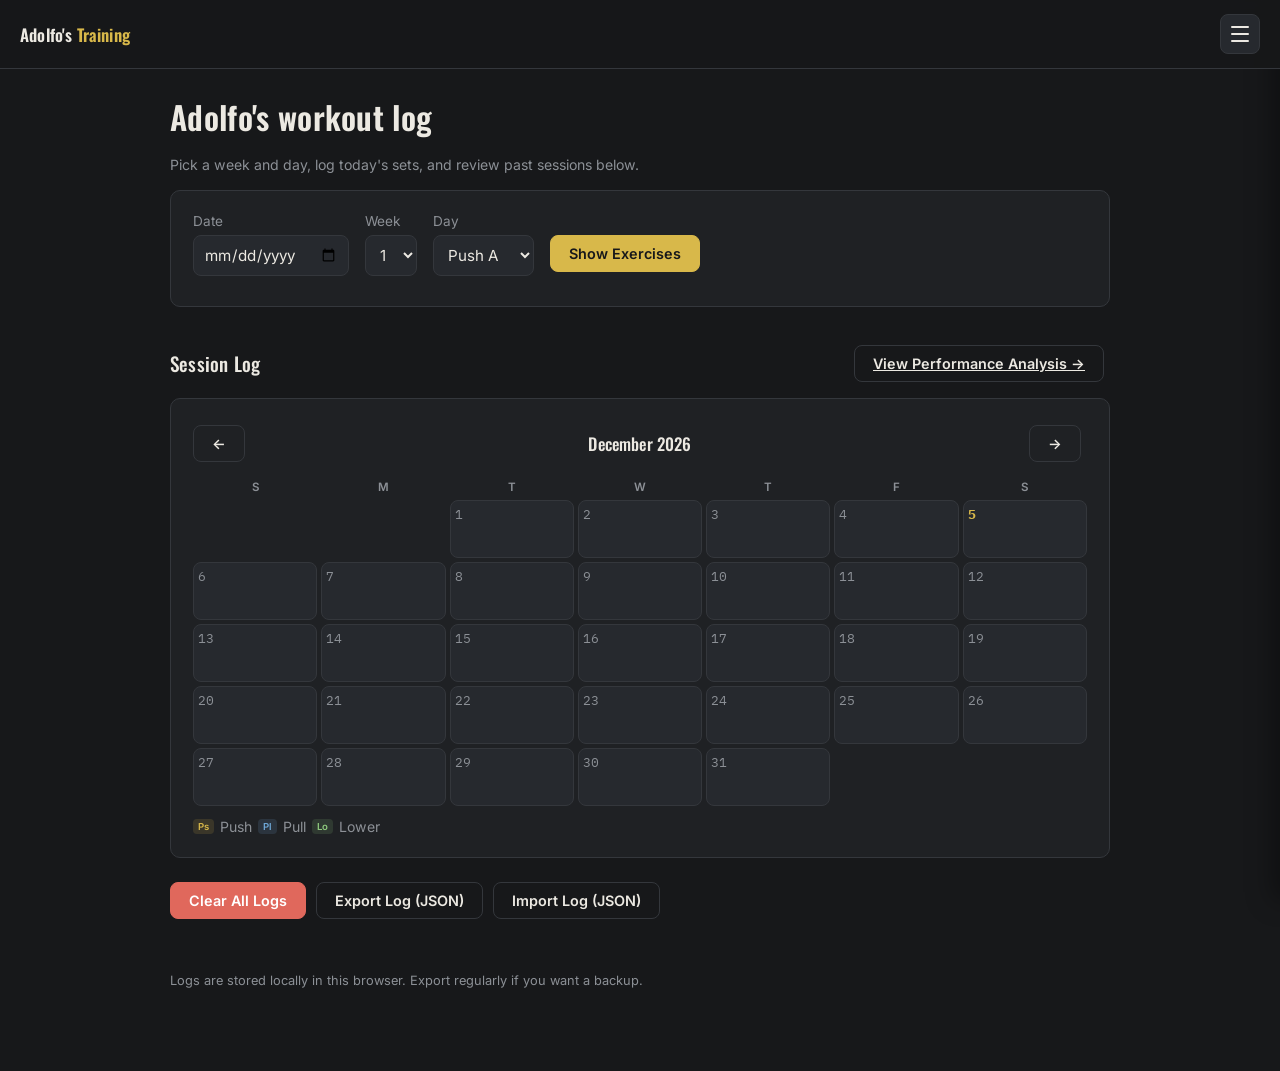
<file: index.html>
<!DOCTYPE html>
<html lang="en">
<head>
  <meta charset="UTF-8" />
  <meta name="viewport" content="width=device-width, initial-scale=1" />
  <title>Adolfo's Workout Log</title>
  <link rel="stylesheet" href="style.css">
  <script src="workout_program.js"></script>
</head>
<body>
  <div id="siteNav"></div>
  <div class="wrap wide">
    <header class="page">
      <h1>Adolfo's workout log</h1>
      <p class="sub">Pick a week and day, log today's sets, and review past sessions below.</p>
    </header>

    <div class="card">
      <form id="logForm">
        <div class="field-row">
          <div class="field-inline">
            <label for="date">Date</label>
            <input type="date" id="date" required>
          </div>
          <div class="field-inline">
            <label for="week">Week</label>
            <select id="week" required>
              <option value="1">1</option>
              <option value="2">2</option>
              <option value="3">3</option>
              <option value="4">4</option>
            </select>
          </div>
          <div class="field-inline">
            <label for="day">Day</label>
            <select id="day" required></select>
          </div>
          <button type="button" class="btn" onclick="generateTable()">Show Exercises</button>
        </div>
      </form>
      <div id="session"></div>
    </div>

    <div class="section-head">
      <h2>Session Log</h2>
      <a href="analysis.html" class="btn secondary">View Performance Analysis &rarr;</a>
    </div>

    <div class="card">
      <div class="calendar-header">
        <button type="button" class="btn secondary" onclick="changeMonth(-1)">&larr;</button>
        <h3 id="calendarLabel"></h3>
        <button type="button" class="btn secondary" onclick="changeMonth(1)">&rarr;</button>
      </div>
      <div id="calendarGrid"></div>
      <div class="calendar-legend small">
        <span class="day-badge day-push">Ps</span> Push
        <span class="day-badge day-pull">Pl</span> Pull
        <span class="day-badge day-lower">Lo</span> Lower
      </div>
    </div>

    <div id="dayDetail"></div>

    <div style="margin-top: 16px;">
      <button onclick="clearLog()" class="btn danger">Clear All Logs</button>
      <button onclick="exportJSON()" class="btn secondary">Export Log (JSON)</button>
      <button onclick="importJSON()" class="btn secondary">Import Log (JSON)</button>
      <input type="file" id="importFile" class="hidden" accept=".json" onchange="handleFileImport(event)" />
    </div>

    <footer class="page">
      Logs are stored locally in this browser. Export regularly if you want a backup.
    </footer>
  </div>

  <script src="nav.js"></script>
  <script>
    let currentSessionIndex = null;

    function findExistingSession(date, day) {
      const allLogs = getLogs();
      let match = null;
      allLogs.forEach((log, index) => {
        if (log.date === date && log.day === day) match = { log, index };
      });
      return match;
    }

    function renderDayOptions() {
      const daySelect = document.getElementById('day');
      daySelect.innerHTML = '';
      for (const key in programDays) {
        const opt = document.createElement('option');
        opt.value = key;
        opt.textContent = programDays[key];
        daySelect.appendChild(opt);
      }
    }

    function generateTable() {
      const dateInput = document.getElementById('date');
      if (!dateInput.value) {
        dateInput.value = todayISO();
      }

      const date = dateInput.value;
      const day = document.getElementById('day').value;
      const existing = findExistingSession(date, day);

      if (existing) {
        document.getElementById('week').value = existing.log.week;
        currentSessionIndex = existing.index;
      } else {
        currentSessionIndex = null;
      }

      const week = parseInt(document.getElementById('week').value) - 1;
      const sessionDiv = document.getElementById('session');
      const exercises = program[day];
      const savedExercises = existing ? existing.log.log : null;

      let html = `<h3>${document.getElementById('day').options[document.getElementById('day').selectedIndex].text} - Week ${
        week + 1
      }</h3>`;
      if (existing) {
        html += `<p class="small">Resumed from a previously saved session for this date &amp; day.</p>`;
      }
      html += `<form id='sessionForm' onsubmit='saveSession(event)'>`;
      html += `<div class="table-scroll"><table><tr><th>Exercise</th><th>Weight</th>`;

      let maxSets = Math.max(...exercises.map((e) => e.sets[week]));
      for (let s = 1; s <= maxSets; ++s)
        html += `<th>Set ${s} reps<br><span class='small'>(target)</span></th>`;
      html += `</tr>`;

      exercises.forEach((ex) => {
        const savedEx = savedExercises ? savedExercises.find((x) => x.name === ex.name) : null;
        const savedWeight = savedEx && savedEx.weight !== '0' ? savedEx.weight : '';
        html += `<tr><td>${ex.name}<br><span class='small'>${ex.sets[week]} × ${ex.reps[week]}</span></td>`;
        html += `<td><input type='number' min='0' max='999' step='any' name='w_${ex.name}' placeholder='kg' value='${savedWeight}' class='qty-input'></td>`;
        for (let s = 0; s < ex.sets[week]; ++s) {
          const savedRep = savedEx && savedEx.reps[s] !== undefined && savedEx.reps[s] !== '0' ? savedEx.reps[s] : '';
          html += `<td><input type='number' min='0' max='99' name='r_${ex.name}_${s + 1}' placeholder='Reps' value='${savedRep}' class='qty-input'></td>`;
        }
        for (let s = ex.sets[week]; s < maxSets; ++s) html += `<td class='hidden'></td>`;
        html += `</tr>`;
      });
      html += `</table></div><br>`;
      html += `<button type='submit' class='btn'>Save Progress</button> <span id='saveStatus' class='small'></span></form>`;
      sessionDiv.innerHTML = html;
    }

    function saveSession(event) {
      event.preventDefault();
      const date = document.getElementById('date').value;
      const week = document.getElementById('week').value;
      const day = document.getElementById('day').value;
      const form = document.getElementById('sessionForm');
      const exercises = program[day];
      let entry = { date, week, day, log: [] };
      exercises.forEach((ex) => {
        let exObj = { name: ex.name, weight: form[`w_${ex.name}`].value || '0', reps: [] };
        for (let s = 1; s <= ex.sets[week - 1]; ++s) {
          exObj.reps.push(form[`r_${ex.name}_${s}`].value || '0');
        }
        entry.log.push(exObj);
      });
      let allLogs = getLogs();
      if (currentSessionIndex !== null && allLogs[currentSessionIndex]) {
        allLogs[currentSessionIndex] = entry;
      } else {
        allLogs.push(entry);
        currentSessionIndex = allLogs.length - 1;
      }
      saveLogs(allLogs);
      const status = document.getElementById('saveStatus');
      if (status) status.textContent = `Saved at ${new Date().toLocaleTimeString()}`;

      calendarViewDate = parseLocalDate(date);
      selectedDayDate = date;
      refreshLogViews();
    }

    let calendarViewDate = new Date();
    let selectedDayDate = null;

    function pad2(n) {
      return String(n).padStart(2, '0');
    }

    function dayTypeCode(day) {
      const label = programDays[day] || day;
      const words = label.split(' ');
      const prefixes = { push: 'Ps', pull: 'Pl', lower: 'Lo' };
      const prefix = prefixes[words[0].toLowerCase()] || words[0].slice(0, 2);
      return words.length > 1 ? prefix + words[1][0] : label.slice(0, 3);
    }

    function dayTypeColorClass(day) {
      const label = (programDays[day] || day).toLowerCase();
      if (label.startsWith('push')) return 'day-push';
      if (label.startsWith('pull')) return 'day-pull';
      if (label.startsWith('lower')) return 'day-lower';
      return '';
    }

    function changeMonth(delta) {
      calendarViewDate = new Date(calendarViewDate.getFullYear(), calendarViewDate.getMonth() + delta, 1);
      renderCalendar();
    }

    function selectDay(dateStr) {
      selectedDayDate = selectedDayDate === dateStr ? null : dateStr;
      renderCalendar();
      renderDayDetail();
    }

    function refreshLogViews() {
      renderCalendar();
      renderDayDetail();
    }

    function renderCalendar() {
      const grid = document.getElementById('calendarGrid');
      const label = document.getElementById('calendarLabel');
      const year = calendarViewDate.getFullYear();
      const month = calendarViewDate.getMonth();
      label.textContent = calendarViewDate.toLocaleDateString(undefined, { month: 'long', year: 'numeric' });

      const allLogs = getLogs();
      const logsByDate = {};
      allLogs.forEach((log) => {
        if (!logsByDate[log.date]) logsByDate[log.date] = [];
        logsByDate[log.date].push(log);
      });

      const firstOfMonth = new Date(year, month, 1);
      const startOffset = firstOfMonth.getDay();
      const daysInMonth = new Date(year, month + 1, 0).getDate();
      const todayStr = todayISO();

      let html = `<div class="calendar-weekdays">${['S', 'M', 'T', 'W', 'T', 'F', 'S']
        .map((d) => `<div>${d}</div>`)
        .join('')}</div>`;
      html += `<div class="calendar-days">`;
      for (let i = 0; i < startOffset; ++i) html += `<div class="calendar-day empty"></div>`;
      for (let d = 1; d <= daysInMonth; ++d) {
        const dateStr = `${year}-${pad2(month + 1)}-${pad2(d)}`;
        const sessions = logsByDate[dateStr];
        let classes = 'calendar-day';
        if (dateStr === todayStr) classes += ' today';
        if (sessions) classes += ' has-session';
        if (dateStr === selectedDayDate) classes += ' selected';
        html += `<div class="${classes}" ${sessions ? `onclick="selectDay('${dateStr}')"` : ''}>`;
        html += `<span class="day-num">${d}</span>`;
        if (sessions) {
          html += `<div class="day-badges">`;
          sessions.slice(0, 2).forEach((s) => {
            html += `<span class="day-badge ${dayTypeColorClass(s.day)}">${dayTypeCode(s.day)}</span>`;
          });
          if (sessions.length > 2) html += `<span class="day-badge">+${sessions.length - 2}</span>`;
          html += `</div>`;
        }
        html += `</div>`;
      }
      html += `</div>`;
      grid.innerHTML = html;
    }

    function renderDayDetail() {
      const el = document.getElementById('dayDetail');
      if (!selectedDayDate) {
        el.innerHTML = '';
        return;
      }
      const allLogs = getLogs();
      const sessions = allLogs.filter((log) => log.date === selectedDayDate);
      if (!sessions.length) {
        el.innerHTML = '';
        return;
      }

      const dateLabel = parseLocalDate(selectedDayDate).toLocaleDateString(undefined, {
        weekday: 'long',
        year: 'numeric',
        month: 'long',
        day: 'numeric',
      });

      let html = `<div class="card">`;
      html += `<div class="section-head" style="margin-top: 0;"><h3 style="margin: 0;">${dateLabel}</h3><button type="button" class="btn secondary" onclick="selectDay('${selectedDayDate}')">Close</button></div>`;

      sessions.forEach((e) => {
        html += `<div style="font-weight: 600; margin: 14px 0 8px;">Week ${e.week} | ${programDays[e.day] || e.day}</div>`;
        html += `<div class="table-scroll"><table><tr><th>Exercise</th><th>Weight</th>`;

        let maxSets = maxSetsLogged(e);
        for (let i = 1; i <= maxSets; ++i) html += `<th>Set ${i} reps</th>`;
        html += `</tr>`;

        e.log.forEach((ex) => {
          html += `<tr><td>${ex.name}</td><td>${ex.weight}</td>`;
          ex.reps.forEach((r) => (html += `<td>${r}</td>`));
          for (let s = ex.reps.length; s < maxSets; ++s) html += `<td></td>`;
          html += `</tr>`;
        });
        html += `</table></div>`;
      });

      html += `</div>`;
      el.innerHTML = html;
    }

    function clearLog() {
      if (confirm('Clear ALL logs?')) {
        clearLogs();
        selectedDayDate = null;
        refreshLogViews();
      }
    }

    function exportJSON() {
      let allLogs = localStorage.getItem(LOGS_KEY);
      if (!allLogs) {
        alert('No sessions to export!');
        return;
      }
      let logsArray = JSON.parse(allLogs);
      if (!Array.isArray(logsArray) || logsArray.length === 0) {
        alert('No sessions to export!');
        return;
      }
      let lastSession = logsArray[logsArray.length - 1];
      let lastDate = lastSession.date || 'session';
      let safeDate = lastDate.replace(/[^0-9\-]/g, '');
      let filename = `log_${safeDate}.json`;

      let blob = new Blob([allLogs], { type: 'application/json' });
      let url = URL.createObjectURL(blob);
      let a = document.createElement('a');
      a.href = url;
      a.download = filename;
      document.body.appendChild(a);
      a.click();
      document.body.removeChild(a);
      URL.revokeObjectURL(url);
    }

    function importJSON() {
      document.getElementById('importFile').click();
    }
    function handleFileImport(event) {
      let file = event.target.files[0];
      if (!file) return;
      let reader = new FileReader();
      reader.onload = function (e) {
        try {
          let logs = JSON.parse(e.target.result);
          if (!Array.isArray(logs)) throw 'Invalid format';
          if (!confirm('Overwrite your current log with the imported file?')) return;
          saveLogs(logs);
          selectedDayDate = null;
          refreshLogViews();
          alert('Log imported!');
        } catch {
          alert('Invalid file or format.');
        }
      };
      reader.readAsText(file);
    }

    document.addEventListener('DOMContentLoaded', function () {
      renderDayOptions();
      refreshLogViews();
    });
  </script>
</body>
</html>
</file>
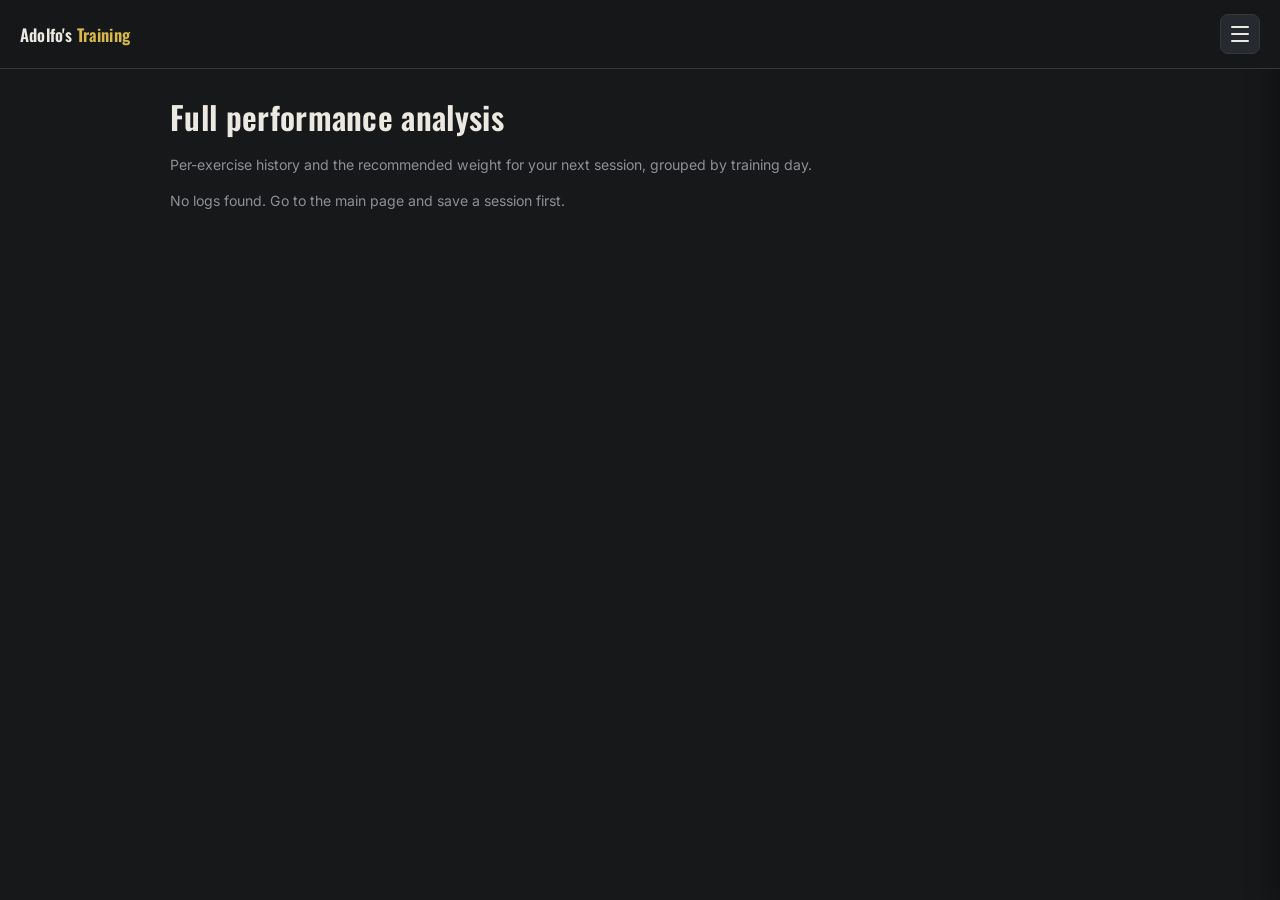
<file: analysis.html>
<!DOCTYPE html>
<html lang="en">
<head>
  <meta charset="UTF-8" />
  <meta name="viewport" content="width=device-width, initial-scale=1" />
  <title>Adolfo's Performance Analysis</title>
  <link rel="stylesheet" href="style.css">
  <script src="workout_program.js"></script>
</head>
<body>
  <div id="siteNav"></div>
  <div class="wrap wide">
    <header class="page">
      <h1>Full performance analysis</h1>
      <p class="sub">Per-exercise history and the recommended weight for your next session, grouped by training day.</p>
    </header>
    <div id="analysisReport"></div>
  </div>

  <script src="nav.js"></script>
  <script>
    document.addEventListener('DOMContentLoaded', function () {
      const rirTargets = ["2-3", "2", "1", "3-4"];

      function classifyExercise(name) {
        const n = String(name || '').toLowerCase();
        if (n.includes('deadlift')) return 'deadlift';
        const compoundKeys = [
          'squat','bench','press','row','pull-up','pull up','pullup',
          'chin-up','chin up','dip','lunge','rdl','hip thrust','good morning',
          'clean','snatch','front squat','overhead press','ohp'
        ];
        for (const k of compoundKeys) {
          if (n.includes(k)) return 'compound';
        }
        return 'isolation';
      }

      function roundToStep(x, step) {
        const s = step || 0.5;
        return Math.round((x || 0) / s) * s;
      }

      // Same six formulas as the One-Rep Max Calculator (onerepmax.html), each paired
      // with its inverse (weightAt) so a rep target can be projected back to a weight.
      const oneRmFormulas = [
        { oneRM: (w, r) => w * (1 + r / 30),                                 weightAt: (orm, n) => orm / (1 + n / 30) },               // Epley
        { oneRM: (w, r) => w * 36 / (37 - r),                                weightAt: (orm, n) => orm * (37 - n) / 36 },              // Brzycki
        { oneRM: (w, r) => w * Math.pow(r, 0.10),                            weightAt: (orm, n) => orm / Math.pow(n, 0.10) },          // Lombardi
        { oneRM: (w, r) => w * (1 + 0.025 * r),                              weightAt: (orm, n) => orm / (1 + 0.025 * n) },            // O'Conner
        { oneRM: (w, r) => (100 * w) / (48.8 + 53.8 * Math.exp(-0.075 * r)), weightAt: (orm, n) => orm * (48.8 + 53.8 * Math.exp(-0.075 * n)) / 100 }, // Wathan
        { oneRM: (w, r) => (100 * w) / (52.2 + 41.9 * Math.exp(-0.055 * r)), weightAt: (orm, n) => orm * (52.2 + 41.9 * Math.exp(-0.055 * n)) / 100 }, // Mayhew
      ];

      function meanReps(reps) {
        if (!reps || !reps.length) return 0;
        return reps.reduce((a, b) => a + b, 0) / reps.length;
      }

      function estimateOneRM(weight, reps) {
        const r = meanReps(reps);
        if (!weight || !r) return 0;
        const vals = oneRmFormulas.map(f => f.oneRM(weight, r));
        return vals.reduce((a, b) => a + b, 0) / vals.length;
      }

      // Projects the weight that should produce `targetReps` at the lifter's current
      // estimated strength, derived from an actually-logged weight/reps performance.
      // Each formula's own 1RM feeds its own inverse (weightAt), then the per-formula
      // projections are averaged - the same methodology as the calculator, run twice.
      function projectWeightForReps(weight, reps, targetReps) {
        const r = meanReps(reps);
        if (!weight || !r || !targetReps) return 0;
        const perFormulaOneRM = oneRmFormulas.map(f => f.oneRM(weight, r));
        const perFormulaWeight = oneRmFormulas.map((f, i) => f.weightAt(perFormulaOneRM[i], targetReps));
        return perFormulaWeight.reduce((a, b) => a + b, 0) / perFormulaWeight.length;
      }

      function renderTrendSparkline(sessions) {
        const points = sessions
          .map(s => ({ date: s.date, value: estimateOneRM(s.weight, s.reps) }))
          .filter(p => p.value > 0);
        if (points.length < 2) return '';

        const width = 140, height = 36, pad = 6;
        const values = points.map(p => p.value);
        const min = Math.min(...values);
        const max = Math.max(...values);
        const range = max - min || 1;
        const lastIdx = points.length - 1;

        const coords = points.map((p, i) => ({
          x: pad + (i * (width - 2 * pad)) / lastIdx,
          y: height - pad - ((p.value - min) / range) * (height - 2 * pad),
          date: p.date,
          value: p.value,
        }));

        const linePoints = coords.map(c => `${c.x.toFixed(1)},${c.y.toFixed(1)}`).join(' ');

        let svg = `<svg class="spark" width="${width}" height="${height}" viewBox="0 0 ${width} ${height}" role="img" aria-label="Estimated one-rep max trend across ${points.length} sessions, from ${values[0].toFixed(1)} to ${values[lastIdx].toFixed(1)} kg">`;
        svg += `<polyline class="spark-line" points="${linePoints}" />`;
        coords.forEach((c, i) => {
          const isLast = i === lastIdx;
          svg += `<circle class="spark-dot${isLast ? ' current' : ''}" cx="${c.x.toFixed(1)}" cy="${c.y.toFixed(1)}" r="${isLast ? 4 : 2}"><title>${c.date}: ${c.value.toFixed(1)} kg est. 1RM</title></circle>`;
        });
        svg += `</svg>`;
        return svg;
      }

      function collectExerciseSessions(exerciseName, allLogs) {
        const out = [];
        for (let i = 0; i < allLogs.length; i++) {
          const entry = allLogs[i];
          const foundEx = entry.log && entry.log.find(l => l.name === exerciseName);
          if (!foundEx) continue;
          const parsed = parseLoggedExercise(foundEx);
          if (isSkippedExercise(parsed)) continue; // exercise left blank that day
          out.push({
            index: i,
            date: entry.date,
            week: parseInt(entry.week),
            ...parsed,
          });
        }
        return out; // chronological order, earliest to latest
      }

      function findBaselineSession(exerciseName, allLogs) {
        // Find the most recent HEAVY week for this exercise, prefer Week 3, else 2, else 1
        const preferredWeeks = [3, 2, 1];
        for (let i = allLogs.length - 1; i >= 0; i--) {
          const entry = allLogs[i];
          const foundEx = entry.log && entry.log.find(l => l.name === exerciseName);
          if (!foundEx) continue;
          const parsed = parseLoggedExercise(foundEx);
          if (isSkippedExercise(parsed)) continue; // exercise left blank that day
          const w = parseInt(entry.week);
          if (preferredWeeks.includes(w)) {
            return {
              date: entry.date,
              week: w,
              ...parsed,
            };
          }
        }
        return null;
      }

      // Returns [lowKg, highKg, noteText]
      function deloadRangeFor(exName, lastWeight) {
        const type = classifyExercise(exName);
        let lowPct, highPct, note;
        if (type === 'deadlift') {
          lowPct = 0.85; highPct = 0.90; note = '10 to 15 percent lighter';
        } else if (type === 'compound') {
          lowPct = 0.90; highPct = 0.95; note = '5 to 10 percent lighter';
        } else {
          lowPct = 0.95; highPct = 1.00; note = '0 to 5 percent lighter';
        }
        const low = roundToStep(lastWeight * lowPct, 0.5);
        const high = roundToStep(lastWeight * highPct, 0.5);
        return [low, high, note, type];
      }

      function getAnalysisForExerciseHTML(exerciseName, allLogs) {
        const exDetails = (Object.values(program).flat()).find(e => e.name === exerciseName);
        if (!exDetails) return '';

        let lastSession = null;
        for (let i = allLogs.length - 1; i >= 0; i--) {
          const foundEx = allLogs[i].log.find(l => l.name === exerciseName);
          if (!foundEx) continue;
          const parsed = parseLoggedExercise(foundEx);
          if (isSkippedExercise(parsed)) continue; // exercise left blank that day - keep looking back
          lastSession = {
            date: allLogs[i].date,
            week: parseInt(allLogs[i].week),
            ...parsed,
          };
          break;
        }
        if (!lastSession) return '';

        const weekIdx = lastSession.week - 1;
        const targetRepsStr = exDetails.reps[weekIdx];
        const targetSets = exDetails.sets[weekIdx];
        let recommendationHTML = '';
        const nextWeek = lastSession.week >= 4 ? 1 : lastSession.week + 1;

        const recentSessions = collectExerciseSessions(exerciseName, allLogs).slice(-10);
        const sessionsToDisplay = [...recentSessions].sort(byDateDesc);

        let historyHTML = '';
        if (sessionsToDisplay.length > 0) {
          historyHTML += '<div class="table-scroll"><table class="history-table"><thead><tr><th>Date</th><th>Week</th><th>Weight (kg)</th><th>Reps</th><th>Mean 1RM (kg)</th></tr></thead><tbody>';
          sessionsToDisplay.forEach(s => {
            const rowOneRM = estimateOneRM(s.weight, s.reps);
            historyHTML += `<tr><td>${s.date}</td><td>${s.week}</td><td>${s.weight.toFixed(1)}</td><td>${(s.reps || []).join(', ')}</td><td>${rowOneRM > 0 ? rowOneRM.toFixed(1) : '—'}</td></tr>`;
          });
          historyHTML += '</tbody></table></div>';
        }

        let statRowHTML = '';
        const latestOneRM = estimateOneRM(lastSession.weight, lastSession.reps);
        if (latestOneRM > 0) {
          const prevSession = recentSessions.length > 1 ? recentSessions[recentSessions.length - 2] : null;
          const prevOneRM = prevSession ? estimateOneRM(prevSession.weight, prevSession.reps) : null;
          let deltaHTML = '';
          if (prevOneRM !== null && prevOneRM > 0) {
            const pctDelta = ((latestOneRM - prevOneRM) / prevOneRM) * 100;
            const dir = Math.abs(pctDelta) < 0.05 ? 'flat' : (pctDelta > 0 ? 'up' : 'down');
            const sign = pctDelta > 0 ? '+' : '';
            deltaHTML = `<span class="stat-delta ${dir}">${sign}${pctDelta.toFixed(1)}%</span>`;
          }
          const sparklineHTML = renderTrendSparkline(recentSessions);
          statRowHTML = `
            <div class="stat-row">
              <div>
                <div class="small">Est. 1RM (mean reps)</div>
                <div class="stat-value">${latestOneRM.toFixed(1)} kg ${deltaHTML}</div>
              </div>
              ${sparklineHTML ? `<div class="stat-sparkline">${sparklineHTML}</div>` : ''}
            </div>
          `;
        }

        if (nextWeek === 4 && lastSession.week === 3) {
          const [lowKg, highKg, note, type] = deloadRangeFor(exerciseName, lastSession.weight);
          let extra = '';
          const n2 = exerciseName.toLowerCase();
          if (n2.includes('pull-up') || n2.includes('pull up') || n2.includes('pullup') || n2.includes('chin')) {
            extra = '';
          }
          recommendationHTML = `<span class="recommendation rec-deload">
            ACTION: DELOAD WEEK. Use about ${lowKg.toFixed(1)} to ${highKg.toFixed(1)} kg (${note}).
            Do the low end of the rep range at RIR 3 to 4, and focus on perfect form.
            ${extra}
          </span>`;
        } else if (lastSession.week === 4 && nextWeek === 1) {
          const baseline = findBaselineSession(exerciseName, allLogs) || lastSession;
          const repRangeParts = String(exDetails.reps[(baseline.week - 1)]).split('-');
          const minOfRepRange = parseInt(repRangeParts[0]);
          const topOfRepRange = parseInt(repRangeParts.pop());
          const failedToMeetMinimum = baseline.reps.some(r => r < minOfRepRange);
          const achievedTopReps = baseline.reps.length > 0 && baseline.reps.every(r => r >= topOfRepRange);

          if (failedToMeetMinimum) {
            const newWeight = (baseline.weight * 0.9).toFixed(1);
            recommendationHTML = `<span class="recommendation rec-reduce">ACTION: New cycle, Week 1. Start around ${newWeight} kg. Reset slightly and build back up.</span>`;
          } else if (achievedTopReps) {
            const newWeight = (baseline.weight + 2.5).toFixed(1);
            recommendationHTML = `<span class="recommendation rec-increase">ACTION: New cycle, Week 1. Nudge up to about ${newWeight} kg. Keep RIR 2 to 3.</span>`;
          } else {
            const newWeight = baseline.weight.toFixed(1);
            recommendationHTML = `<span class="recommendation rec-maintain">ACTION: New cycle, Week 1. Start about ${newWeight} kg. Keep RIR 2 to 3 and aim to beat your Week ${baseline.week} reps.</span>`;
          }
        } else {
          const repRangeParts = String(targetRepsStr).split('-');
          const minOfRepRange = parseInt(repRangeParts[0]);
          const topOfRepRange = parseInt(repRangeParts.pop());
          const failedToMeetMinimum = lastSession.reps.some(r => r < minOfRepRange);
          const achievedTopReps = lastSession.reps.length > 0 && lastSession.reps.every(r => r >= topOfRepRange);

          if (failedToMeetMinimum) {
            const lowKg = roundToStep(projectWeightForReps(lastSession.weight, lastSession.reps, topOfRepRange), 0.5);
            const highKg = roundToStep(projectWeightForReps(lastSession.weight, lastSession.reps, minOfRepRange), 0.5);
            recommendationHTML = `<span class="recommendation rec-reduce">ACTION: Reduce weight. You fell below the target rep range. Based on your estimated 1RM, try about ${lowKg.toFixed(1)} to ${highKg.toFixed(1)} kg next time to land back in the ${minOfRepRange}-${topOfRepRange} rep range.</span>`;
          } else if (achievedTopReps) {
            const newWeight = (lastSession.weight + 2.5).toFixed(1);
            recommendationHTML = `<span class="recommendation rec-increase">ACTION: Increase weight. You hit the top of the rep range. Try about ${newWeight} kg.</span>`;
          } else {
            recommendationHTML = `<span class="recommendation rec-maintain">ACTION: Keep weight the same. Your goal is to beat ${lastSession.reps.join(', ')} reps.</span>`;
          }
        }

        return `
          <div class="analysis-card">
            <h3>${exerciseName}</h3>
            ${statRowHTML}
            ${historyHTML}
            ${recommendationHTML}
          </div>
        `;
      }

      function generateFullReport() {
        const reportDiv = document.getElementById('analysisReport');
        const allLogs = getLogs();

        if (allLogs.length === 0) {
          reportDiv.innerHTML = '<p class="sub">No logs found. Go to the main page and save a session first.</p>';
          return;
        }

        const exerciseToDayMap = new Map();
        for (const dayKey in program) {
          program[dayKey].forEach(ex => {
            exerciseToDayMap.set(ex.name, dayKey);
          });
        }

        const groupedExercises = {};
        allLogs.forEach(session => {
          session.log.forEach(exercise => {
            const dayKey = exerciseToDayMap.get(exercise.name);
            if (dayKey) {
              if (!groupedExercises[dayKey]) groupedExercises[dayKey] = new Set();
              groupedExercises[dayKey].add(exercise.name);
            }
          });
        });

        let fullReportHTML = '';

        for (const dayKey of Object.keys(programDays)) {
          const exercisesForDay = groupedExercises[dayKey];
          if (!exercisesForDay || exercisesForDay.size === 0) continue;

          const contentId = `groupContent_${dayKey}`;
          fullReportHTML += `
            <div class="group-container">
              <div class="group-header" data-target="${contentId}" onclick="toggleGroup('${contentId}')">
                ${programDays[dayKey]}
              </div>
              <div class="group-content" id="${contentId}">
          `;

          const orderedExercises = program[dayKey]
            .map(ex => ex.name)
            .filter(exName => exercisesForDay.has(exName));

          orderedExercises.forEach(exName => {
            fullReportHTML += getAnalysisForExerciseHTML(exName, allLogs);
          });

          fullReportHTML += `
              </div>
            </div>
          `;
        }

        reportDiv.innerHTML = fullReportHTML;
      }

      generateFullReport();
    });
  </script>
</body>
</html>
</file>
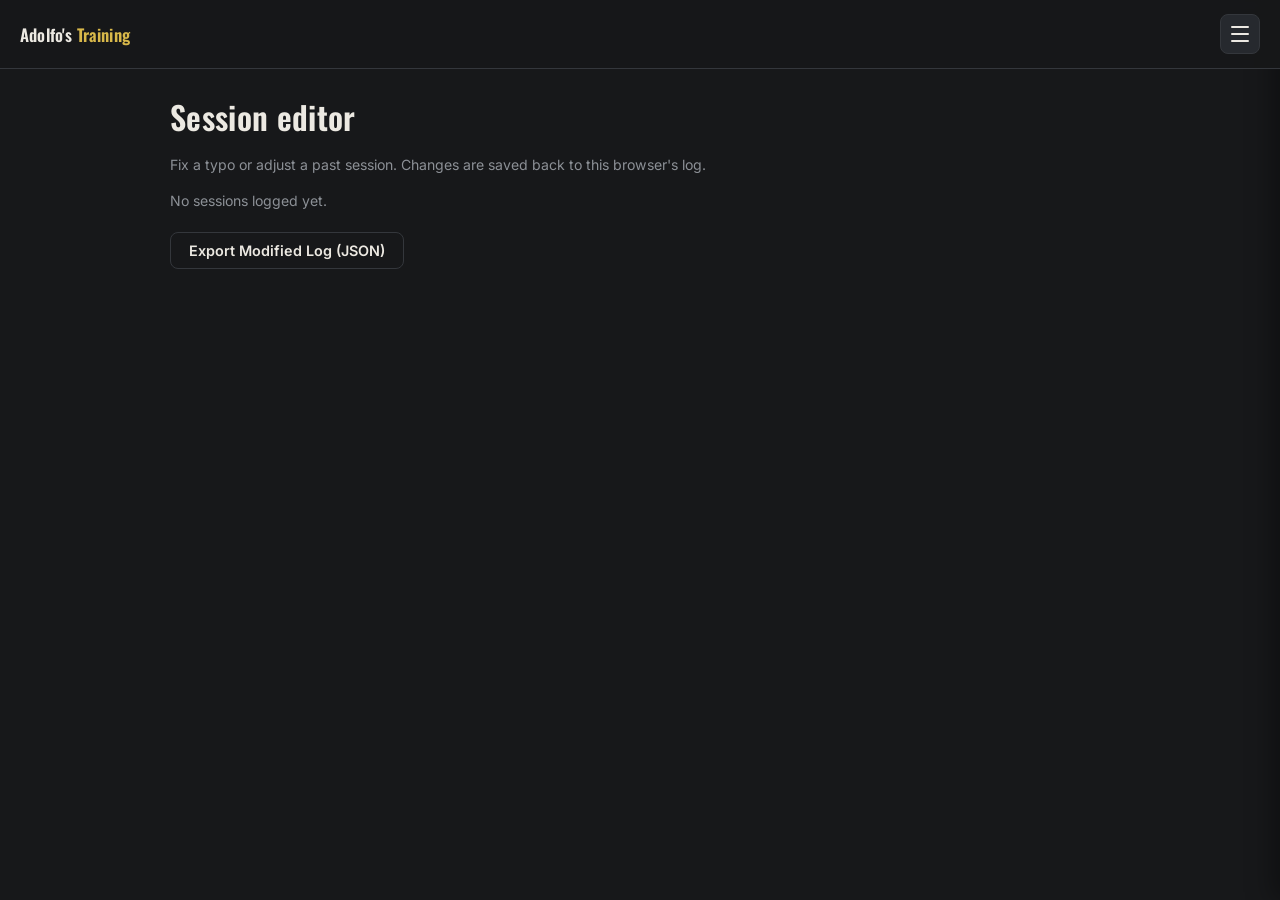
<file: editor.html>
<!DOCTYPE html>
<html lang="en">
<head>
  <meta charset="UTF-8" />
  <meta name="viewport" content="width=device-width, initial-scale=1" />
  <title>Adolfo's Workout Log Editor</title>
  <link rel="stylesheet" href="style.css">
  <script src="workout_program.js"></script>
</head>
<body>
  <div id="siteNav"></div>
  <div class="wrap wide">
    <header class="page">
      <h1>Session editor</h1>
      <p class="sub">Fix a typo or adjust a past session. Changes are saved back to this browser's log.</p>
    </header>

    <div id="editor"></div>
    <div style="margin-top: 16px;">
      <button onclick="exportJSON()" class="btn secondary">Export Modified Log (JSON)</button>
    </div>
  </div>

  <script src="nav.js"></script>
  <script>
    function renderEditor() {
      const editorDiv = document.getElementById('editor');
      let allLogs = getLogs();
      if (!allLogs.length) {
        editorDiv.innerHTML = '<p class="sub">No sessions logged yet.</p>';
        return;
      }

      allLogs.forEach((log, index) => log.originalIndex = index);

      const groupedLogs = allLogs.reduce((acc, log) => {
        const day = log.day;
        if (!acc[day]) {
          acc[day] = [];
        }
        acc[day].push(log);
        return acc;
      }, {});

      let html = '';
      for (const day in programDays) {
        if (groupedLogs[day]) {
          const contentId = `groupContent_${day}`;
          html += `
            <div class="group-container">
              <div class="group-header" data-target="${contentId}" onclick="toggleGroup('${contentId}')">
                ${programDays[day]}
              </div>
              <div class="group-content" id="${contentId}">
          `;

          groupedLogs[day].sort(byDateDesc);

          groupedLogs[day].forEach(session => {
            const maxSets = maxSetsLogged(session);
            html += `
            <div class="card" style="border-left: 3px solid var(--accent); margin-bottom: 15px;">
              <div style="font-weight: 600; margin-bottom: 10px;">
                Date: <input type="date" id="date_${session.originalIndex}" value="${session.date}"> | Week: ${session.week}
              </div>
              <div class="table-scroll">
                <table>
                  <tr>
                    <th>Exercise</th>
                    <th>Weight (kg)</th>
                    ${Array.from({ length: maxSets }, (_, i) => `<th>Set ${i + 1} reps</th>`).join('')}
                  </tr>
                  ${session.log.map((ex, exIndex) => `
                    <tr>
                      <td>${ex.name}</td>
                      <td><input type="number" id="weight_${session.originalIndex}_${exIndex}" value="${ex.weight}" step="any" class="qty-input"></td>
                      ${ex.reps.map((rep, repIndex) => `<td><input type="number" id="rep_${session.originalIndex}_${exIndex}_${repIndex}" value="${rep}" class="qty-input"></td>`).join('')}
                      ${Array.from({ length: maxSets - ex.reps.length }, () => '<td></td>').join('')}
                    </tr>
                  `).join('')}
                </table>
              </div>
              <div style="margin-top: 12px;">
                <button class="btn" onclick="saveChanges(${session.originalIndex})">Save Changes</button>
                <button class="btn danger" onclick="deleteSession(${session.originalIndex})">Delete Session</button>
              </div>
            </div>
            `;
          });
          html += `</div></div>`;
        }
      }
      editorDiv.innerHTML = html;
    }

    function saveChanges(index) {
      let allLogs = getLogs();
      const session = allLogs[index];

      session.date = document.getElementById(`date_${index}`).value;

      session.log.forEach((ex, exIndex) => {
        ex.weight = document.getElementById(`weight_${index}_${exIndex}`).value;
        ex.reps.forEach((rep, repIndex) => {
          ex.reps[repIndex] = document.getElementById(`rep_${index}_${exIndex}_${repIndex}`).value;
        });
      });

      saveLogs(allLogs);
      alert('Session updated!');
      renderEditor();
    }

    function deleteSession(index) {
        if (confirm('Are you sure you want to delete this session? This action cannot be undone.')) {
            let allLogs = getLogs();
            allLogs.splice(index, 1);
            saveLogs(allLogs);
            alert('Session deleted!');
            renderEditor();
        }
    }

    function exportJSON() {
        let allLogs = localStorage.getItem(LOGS_KEY);
        if (!allLogs) {
            alert('No sessions to export!');
            return;
        }
        const safeDate = todayISO().replace(/-/g, '');
        const filename = `log_edited_${safeDate}.json`;

        let blob = new Blob([allLogs], { type: 'application/json' });
        let url = URL.createObjectURL(blob);
        let a = document.createElement('a');
        a.href = url;
        a.download = filename;
        document.body.appendChild(a);
        a.click();
        document.body.removeChild(a);
        URL.revokeObjectURL(url);
    }

    document.addEventListener('DOMContentLoaded', renderEditor);
  </script>
</body>
</html>
</file>
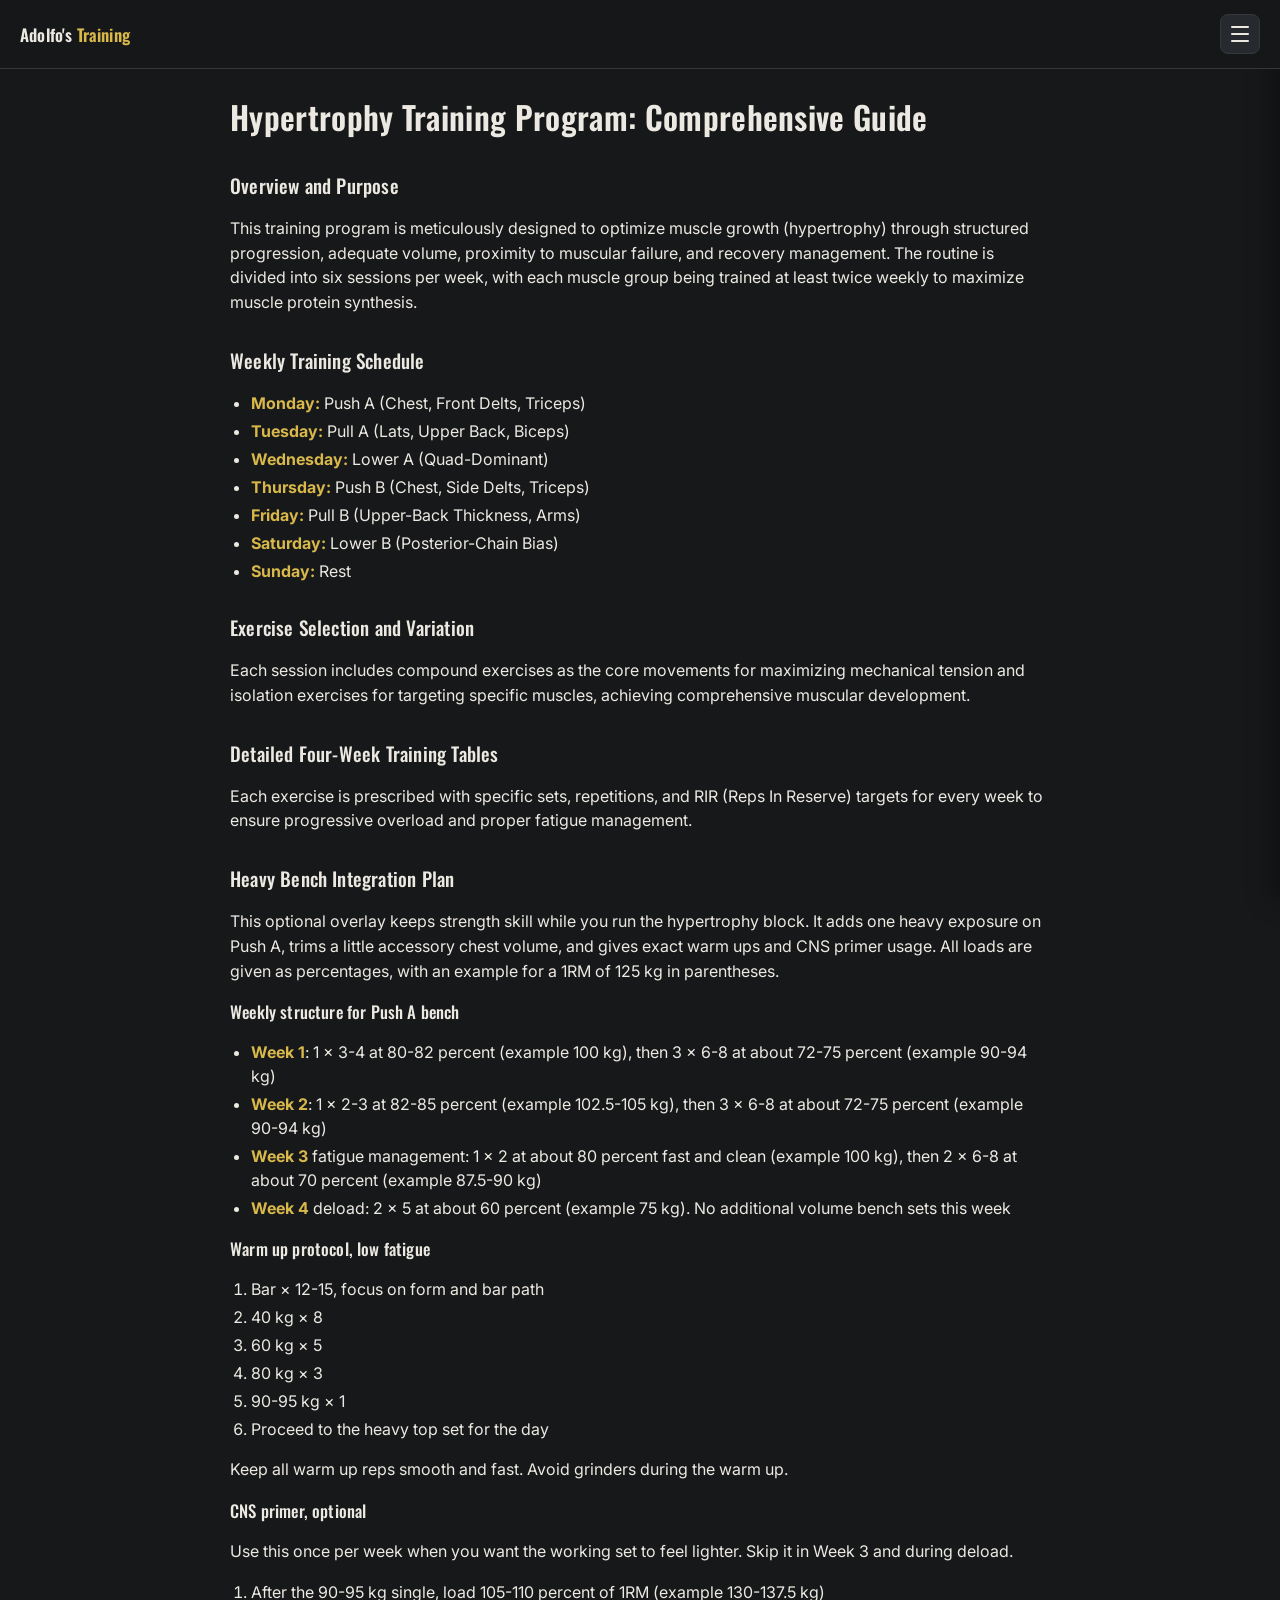
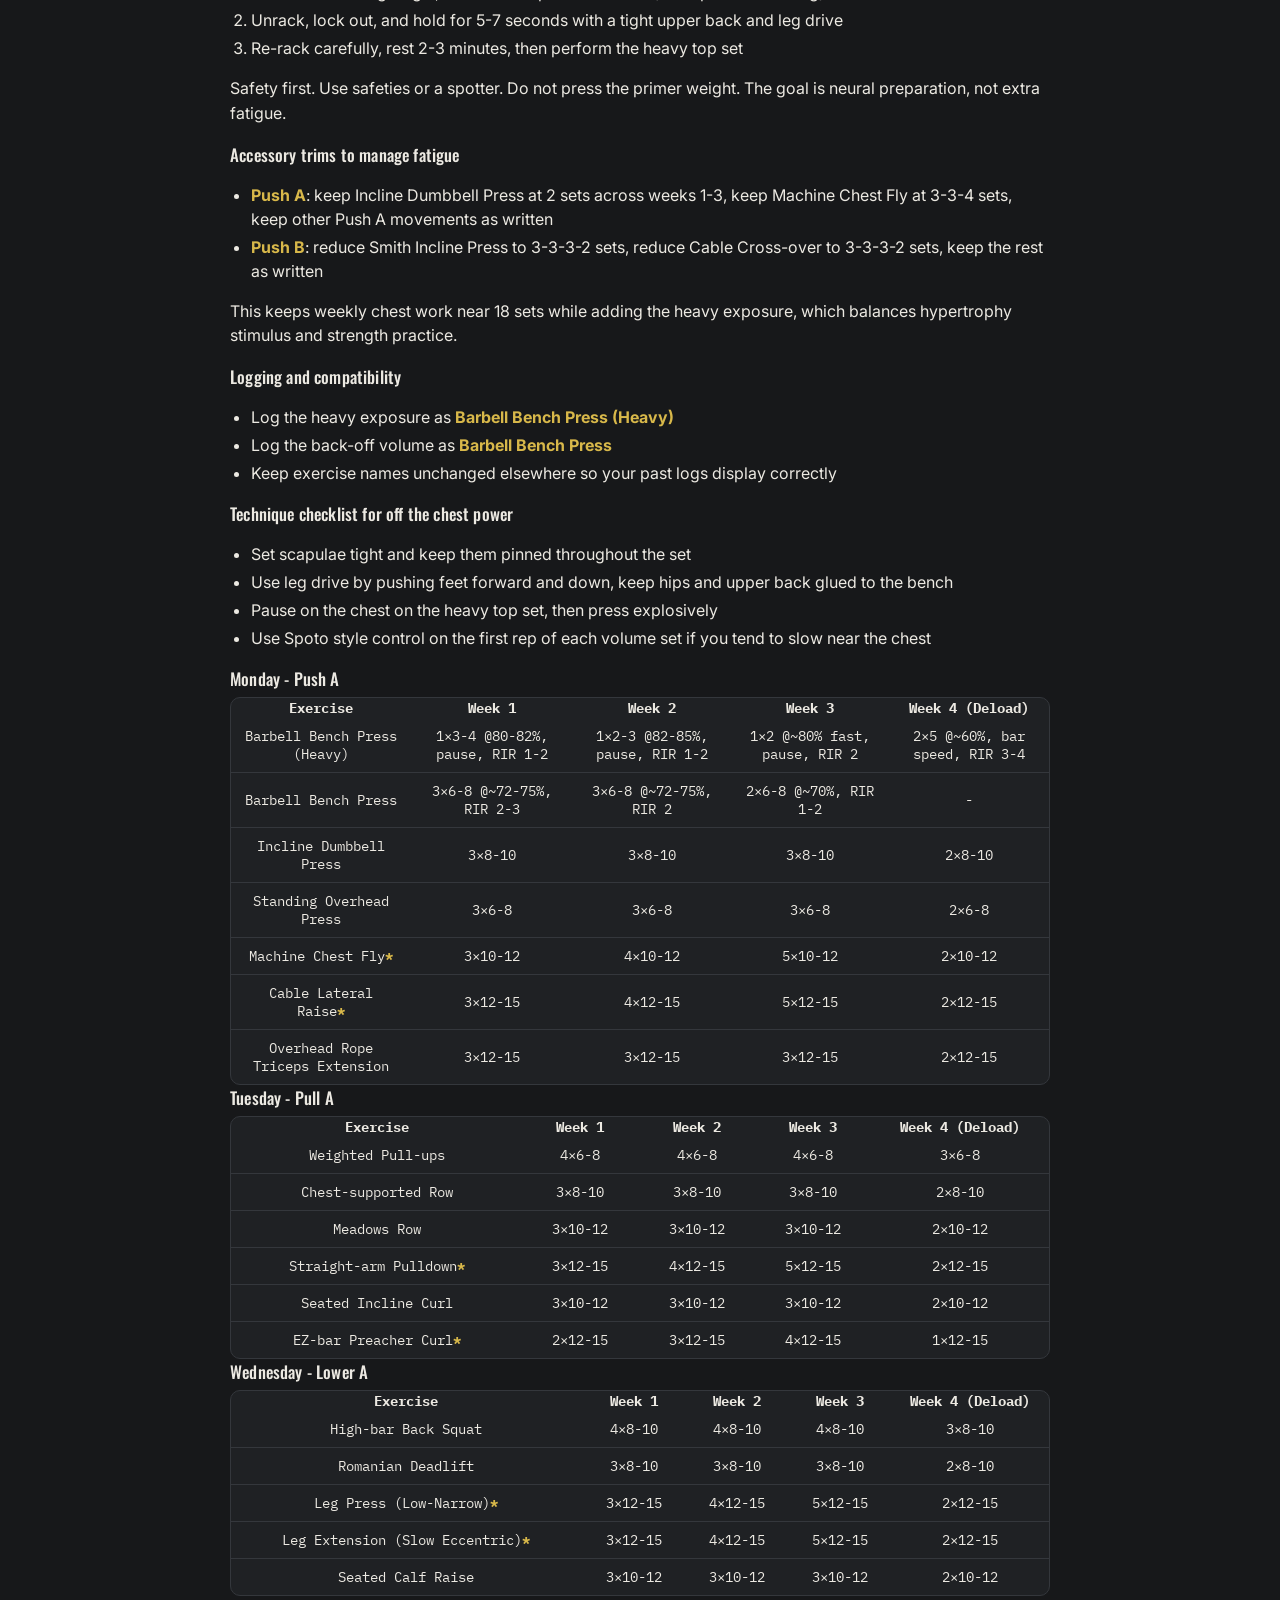
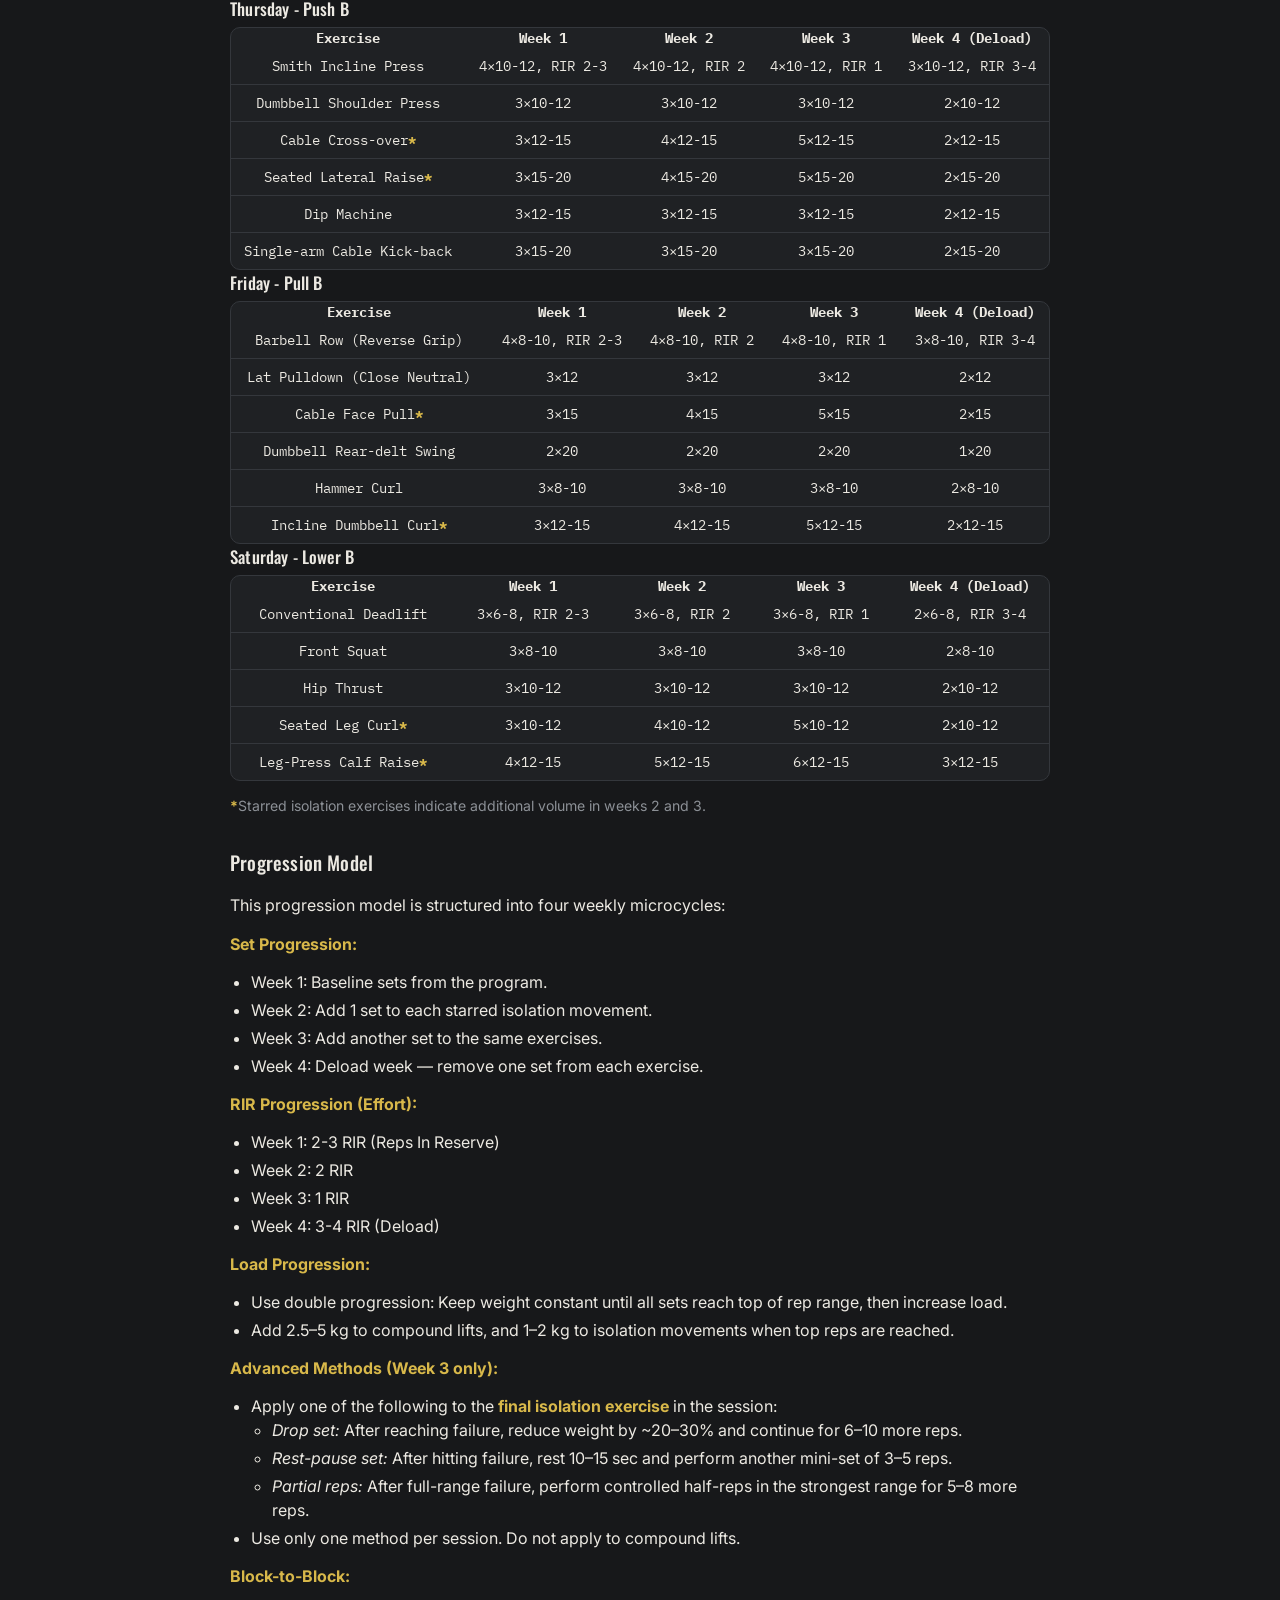
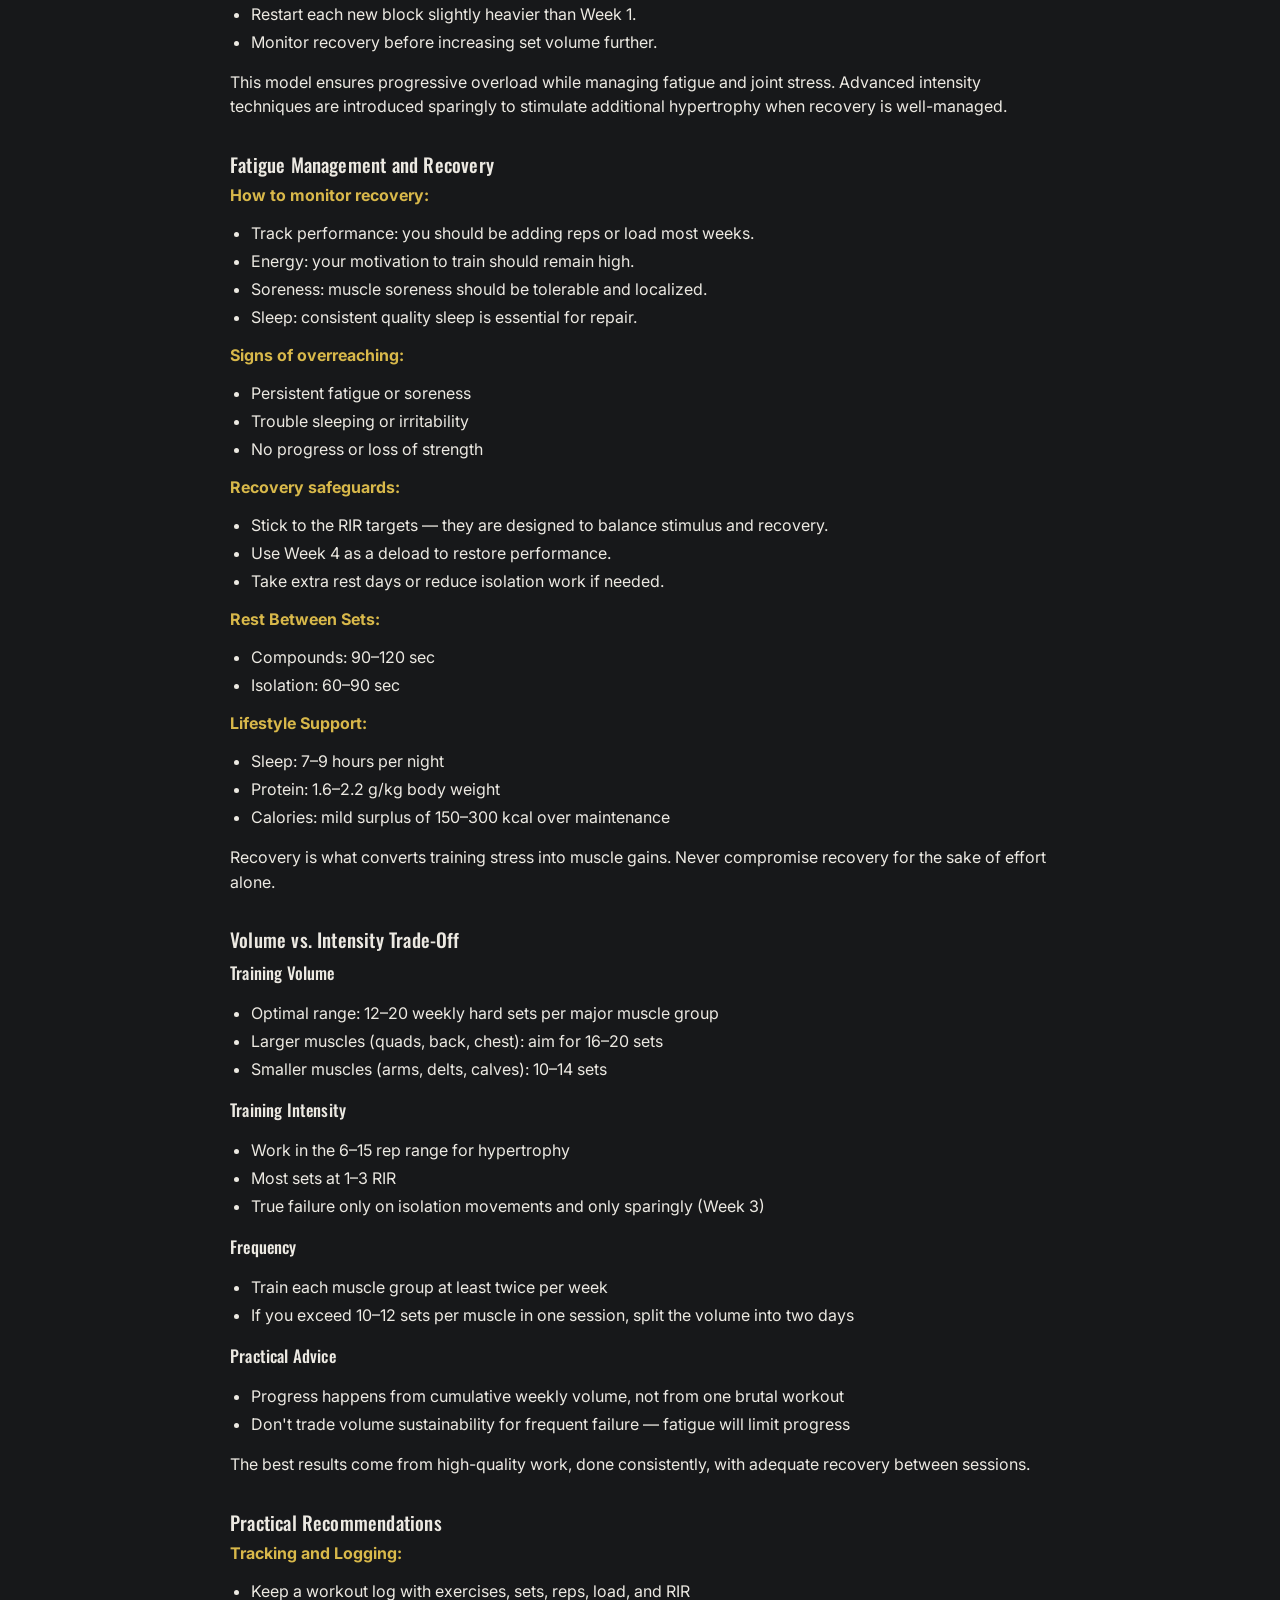
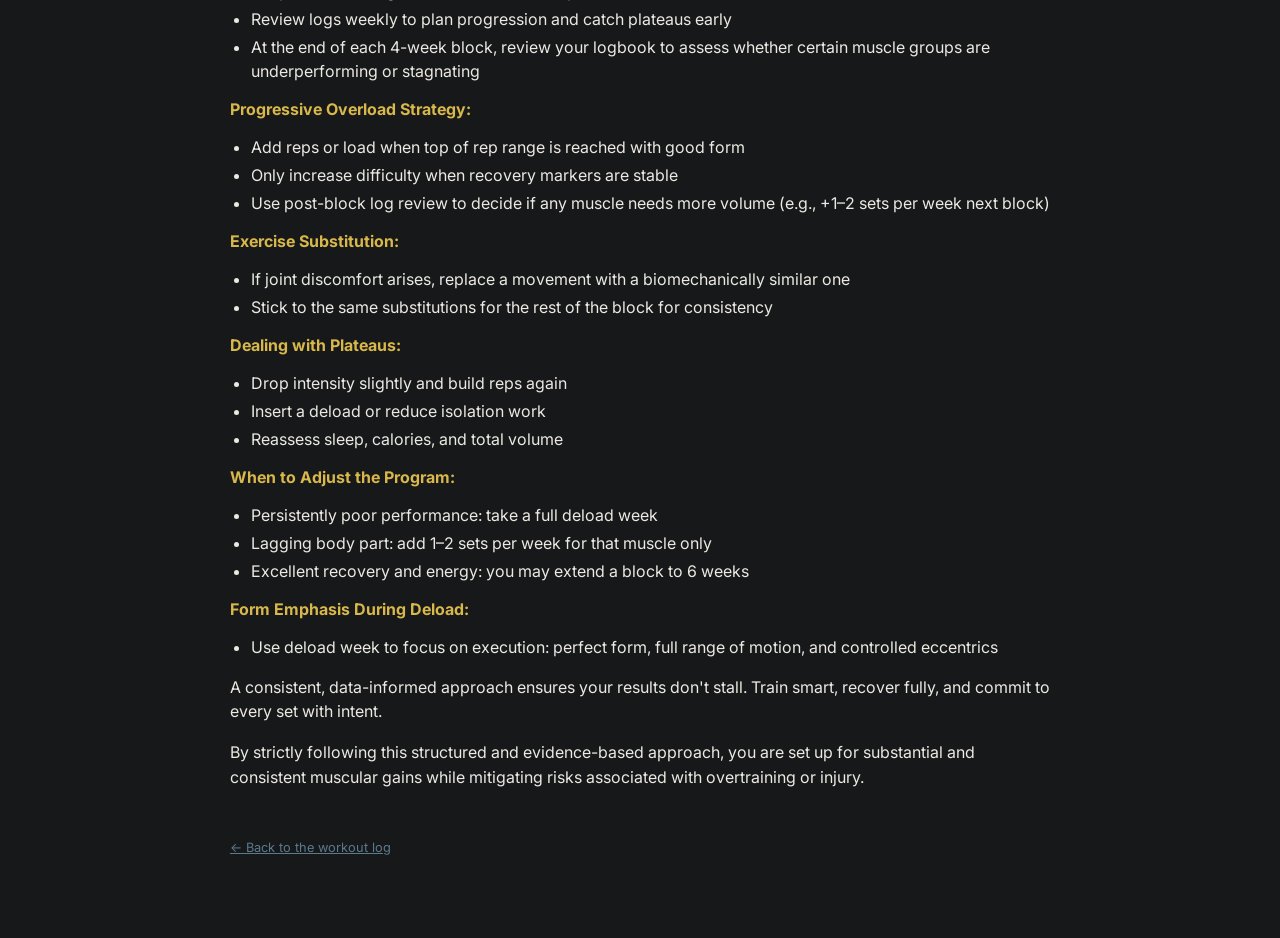
<file: guide.html>
<!DOCTYPE html>
<html lang="en">
<head>
  <meta charset="UTF-8" />
  <title>Hypertrophy Training Program: Comprehensive Guide</title>
  <meta name="viewport" content="width=device-width, initial-scale=1" />
  <link rel="stylesheet" href="style.css">
</head>
<body>
  <div id="siteNav"></div>
  <div class="wrap guide">
    <header class="page">
      <h1>Hypertrophy Training Program: Comprehensive Guide</h1>
    </header>

    <h2>Overview and Purpose</h2>
    <p>This training program is meticulously designed to optimize muscle growth (hypertrophy) through structured progression, adequate volume, proximity to muscular failure, and recovery management. The routine is divided into six sessions per week, with each muscle group being trained at least twice weekly to maximize muscle protein synthesis.</p>

    <h2>Weekly Training Schedule</h2>
    <ul>
      <li><strong>Monday:</strong> Push A (Chest, Front Delts, Triceps)</li>
      <li><strong>Tuesday:</strong> Pull A (Lats, Upper Back, Biceps)</li>
      <li><strong>Wednesday:</strong> Lower A (Quad-Dominant)</li>
      <li><strong>Thursday:</strong> Push B (Chest, Side Delts, Triceps)</li>
      <li><strong>Friday:</strong> Pull B (Upper-Back Thickness, Arms)</li>
      <li><strong>Saturday:</strong> Lower B (Posterior-Chain Bias)</li>
      <li><strong>Sunday:</strong> Rest</li>
    </ul>

    <h2>Exercise Selection and Variation</h2>
    <p>Each session includes compound exercises as the core movements for maximizing mechanical tension and isolation exercises for targeting specific muscles, achieving comprehensive muscular development.</p>

    <h2>Detailed Four-Week Training Tables</h2>
    <p>Each exercise is prescribed with specific sets, repetitions, and RIR (Reps In Reserve) targets for every week to ensure progressive overload and proper fatigue management.</p>

    <h2>Heavy Bench Integration Plan</h2>
    <p>This optional overlay keeps strength skill while you run the hypertrophy block. It adds one heavy exposure on Push A, trims a little accessory chest volume, and gives exact warm ups and CNS primer usage. All loads are given as percentages, with an example for a 1RM of 125 kg in parentheses.</p>

    <h3>Weekly structure for Push A bench</h3>
    <ul>
      <li><strong>Week 1</strong>: 1 × 3-4 at 80-82 percent (example 100 kg), then 3 × 6-8 at about 72-75 percent (example 90-94 kg)</li>
      <li><strong>Week 2</strong>: 1 × 2-3 at 82-85 percent (example 102.5-105 kg), then 3 × 6-8 at about 72-75 percent (example 90-94 kg)</li>
      <li><strong>Week 3</strong> fatigue management: 1 × 2 at about 80 percent fast and clean (example 100 kg), then 2 × 6-8 at about 70 percent (example 87.5-90 kg)</li>
      <li><strong>Week 4</strong> deload: 2 × 5 at about 60 percent (example 75 kg). No additional volume bench sets this week</li>
    </ul>

    <h3>Warm up protocol, low fatigue</h3>
    <ol>
      <li>Bar × 12-15, focus on form and bar path</li>
      <li>40 kg × 8</li>
      <li>60 kg × 5</li>
      <li>80 kg × 3</li>
      <li>90-95 kg × 1</li>
      <li>Proceed to the heavy top set for the day</li>
    </ol>
    <p>Keep all warm up reps smooth and fast. Avoid grinders during the warm up.</p>

    <h3>CNS primer, optional</h3>
    <p>Use this once per week when you want the working set to feel lighter. Skip it in Week 3 and during deload.</p>
    <ol>
      <li>After the 90-95 kg single, load 105-110 percent of 1RM (example 130-137.5 kg)</li>
      <li>Unrack, lock out, and hold for 5-7 seconds with a tight upper back and leg drive</li>
      <li>Re-rack carefully, rest 2-3 minutes, then perform the heavy top set</li>
    </ol>
    <p>Safety first. Use safeties or a spotter. Do not press the primer weight. The goal is neural preparation, not extra fatigue.</p>

    <h3>Accessory trims to manage fatigue</h3>
    <ul>
      <li><strong>Push A</strong>: keep Incline Dumbbell Press at 2 sets across weeks 1-3, keep Machine Chest Fly at 3-3-4 sets, keep other Push A movements as written</li>
      <li><strong>Push B</strong>: reduce Smith Incline Press to 3-3-3-2 sets, reduce Cable Cross-over to 3-3-3-2 sets, keep the rest as written</li>
    </ul>
    <p>This keeps weekly chest work near 18 sets while adding the heavy exposure, which balances hypertrophy stimulus and strength practice.</p>

    <h3>Logging and compatibility</h3>
    <ul>
      <li>Log the heavy exposure as <strong>Barbell Bench Press (Heavy)</strong></li>
      <li>Log the back-off volume as <strong>Barbell Bench Press</strong></li>
      <li>Keep exercise names unchanged elsewhere so your past logs display correctly</li>
    </ul>

    <h3>Technique checklist for off the chest power</h3>
    <ul>
      <li>Set scapulae tight and keep them pinned throughout the set</li>
      <li>Use leg drive by pushing feet forward and down, keep hips and upper back glued to the bench</li>
      <li>Pause on the chest on the heavy top set, then press explosively</li>
      <li>Use Spoto style control on the first rep of each volume set if you tend to slow near the chest</li>
    </ul>

    <!-- Monday - Push A -->
    <h3>Monday - Push A</h3>
    <div class="table-scroll">
      <table>
        <tr>
          <th>Exercise</th>
          <th>Week 1</th>
          <th>Week 2</th>
          <th>Week 3</th>
          <th>Week 4 (Deload)</th>
        </tr>
        <tr><td>Barbell Bench Press (Heavy)</td><td>1×3-4 @80-82%, pause, RIR 1-2</td><td>1×2-3 @82-85%, pause, RIR 1-2</td><td>1×2 @~80% fast, pause, RIR 2</td><td>2×5 @~60%, bar speed, RIR 3-4</td></tr>
        <tr><td>Barbell Bench Press</td><td>3×6-8 @~72-75%, RIR 2-3</td><td>3×6-8 @~72-75%, RIR 2</td><td>2×6-8 @~70%, RIR 1-2</td><td>-</td></tr>
        <tr><td>Incline Dumbbell Press</td><td>3×8-10</td><td>3×8-10</td><td>3×8-10</td><td>2×8-10</td></tr>
        <tr><td>Standing Overhead Press</td><td>3×6-8</td><td>3×6-8</td><td>3×6-8</td><td>2×6-8</td></tr>
        <tr><td>Machine Chest Fly<span class="star">*</span></td><td>3×10-12</td><td>4×10-12</td><td>5×10-12</td><td>2×10-12</td></tr>
        <tr><td>Cable Lateral Raise<span class="star">*</span></td><td>3×12-15</td><td>4×12-15</td><td>5×12-15</td><td>2×12-15</td></tr>
        <tr><td>Overhead Rope Triceps Extension</td><td>3×12-15</td><td>3×12-15</td><td>3×12-15</td><td>2×12-15</td></tr>
      </table>
    </div>

    <!-- Tuesday - Pull A -->
    <h3>Tuesday - Pull A</h3>
    <div class="table-scroll">
      <table>
        <tr>
          <th>Exercise</th>
          <th>Week 1</th>
          <th>Week 2</th>
          <th>Week 3</th>
          <th>Week 4 (Deload)</th>
        </tr>
        <tr><td>Weighted Pull-ups</td><td>4×6-8</td><td>4×6-8</td><td>4×6-8</td><td>3×6-8</td></tr>
        <tr><td>Chest-supported Row</td><td>3×8-10</td><td>3×8-10</td><td>3×8-10</td><td>2×8-10</td></tr>
        <tr><td>Meadows Row</td><td>3×10-12</td><td>3×10-12</td><td>3×10-12</td><td>2×10-12</td></tr>
        <tr><td>Straight-arm Pulldown<span class="star">*</span></td><td>3×12-15</td><td>4×12-15</td><td>5×12-15</td><td>2×12-15</td></tr>
        <tr><td>Seated Incline Curl</td><td>3×10-12</td><td>3×10-12</td><td>3×10-12</td><td>2×10-12</td></tr>
        <tr><td>EZ-bar Preacher Curl<span class="star">*</span></td><td>2×12-15</td><td>3×12-15</td><td>4×12-15</td><td>1×12-15</td></tr>
      </table>
    </div>

    <!-- Wednesday - Lower A -->
    <h3>Wednesday - Lower A</h3>
    <div class="table-scroll">
      <table>
        <tr>
          <th>Exercise</th>
          <th>Week 1</th>
          <th>Week 2</th>
          <th>Week 3</th>
          <th>Week 4 (Deload)</th>
        </tr>
        <tr><td>High-bar Back Squat</td><td>4×8-10</td><td>4×8-10</td><td>4×8-10</td><td>3×8-10</td></tr>
        <tr><td>Romanian Deadlift</td><td>3×8-10</td><td>3×8-10</td><td>3×8-10</td><td>2×8-10</td></tr>
        <tr><td>Leg Press (Low-Narrow)<span class="star">*</span></td><td>3×12-15</td><td>4×12-15</td><td>5×12-15</td><td>2×12-15</td></tr>
        <tr><td>Leg Extension (Slow Eccentric)<span class="star">*</span></td><td>3×12-15</td><td>4×12-15</td><td>5×12-15</td><td>2×12-15</td></tr>
        <tr><td>Seated Calf Raise</td><td>3×10-12</td><td>3×10-12</td><td>3×10-12</td><td>2×10-12</td></tr>
      </table>
    </div>

    <!-- Thursday - Push B -->
    <h3>Thursday - Push B</h3>
    <div class="table-scroll">
      <table>
        <tr>
          <th>Exercise</th>
          <th>Week 1</th>
          <th>Week 2</th>
          <th>Week 3</th>
          <th>Week 4 (Deload)</th>
        </tr>
        <tr><td>Smith Incline Press</td><td>4×10-12, RIR 2-3</td><td>4×10-12, RIR 2</td><td>4×10-12, RIR 1</td><td>3×10-12, RIR 3-4</td></tr>
        <tr><td>Dumbbell Shoulder Press</td><td>3×10-12</td><td>3×10-12</td><td>3×10-12</td><td>2×10-12</td></tr>
        <tr><td>Cable Cross-over<span class="star">*</span></td><td>3×12-15</td><td>4×12-15</td><td>5×12-15</td><td>2×12-15</td></tr>
        <tr><td>Seated Lateral Raise<span class="star">*</span></td><td>3×15-20</td><td>4×15-20</td><td>5×15-20</td><td>2×15-20</td></tr>
        <tr><td>Dip Machine</td><td>3×12-15</td><td>3×12-15</td><td>3×12-15</td><td>2×12-15</td></tr>
        <tr><td>Single-arm Cable Kick-back</td><td>3×15-20</td><td>3×15-20</td><td>3×15-20</td><td>2×15-20</td></tr>
      </table>
    </div>

    <!-- Friday - Pull B -->
    <h3>Friday - Pull B</h3>
    <div class="table-scroll">
      <table>
        <tr>
          <th>Exercise</th>
          <th>Week 1</th>
          <th>Week 2</th>
          <th>Week 3</th>
          <th>Week 4 (Deload)</th>
        </tr>
        <tr><td>Barbell Row (Reverse Grip)</td><td>4×8-10, RIR 2-3</td><td>4×8-10, RIR 2</td><td>4×8-10, RIR 1</td><td>3×8-10, RIR 3-4</td></tr>
        <tr><td>Lat Pulldown (Close Neutral)</td><td>3×12</td><td>3×12</td><td>3×12</td><td>2×12</td></tr>
        <tr><td>Cable Face Pull<span class="star">*</span></td><td>3×15</td><td>4×15</td><td>5×15</td><td>2×15</td></tr>
        <tr><td>Dumbbell Rear-delt Swing</td><td>2×20</td><td>2×20</td><td>2×20</td><td>1×20</td></tr>
        <tr><td>Hammer Curl</td><td>3×8-10</td><td>3×8-10</td><td>3×8-10</td><td>2×8-10</td></tr>
        <tr><td>Incline Dumbbell Curl<span class="star">*</span></td><td>3×12-15</td><td>4×12-15</td><td>5×12-15</td><td>2×12-15</td></tr>
      </table>
    </div>

    <!-- Saturday - Lower B -->
    <h3>Saturday - Lower B</h3>
    <div class="table-scroll">
      <table>
        <tr>
          <th>Exercise</th>
          <th>Week 1</th>
          <th>Week 2</th>
          <th>Week 3</th>
          <th>Week 4 (Deload)</th>
        </tr>
        <tr><td>Conventional Deadlift</td><td>3×6-8, RIR 2-3</td><td>3×6-8, RIR 2</td><td>3×6-8, RIR 1</td><td>2×6-8, RIR 3-4</td></tr>
        <tr><td>Front Squat</td><td>3×8-10</td><td>3×8-10</td><td>3×8-10</td><td>2×8-10</td></tr>
        <tr><td>Hip Thrust</td><td>3×10-12</td><td>3×10-12</td><td>3×10-12</td><td>2×10-12</td></tr>
        <tr><td>Seated Leg Curl<span class="star">*</span></td><td>3×10-12</td><td>4×10-12</td><td>5×10-12</td><td>2×10-12</td></tr>
        <tr><td>Leg-Press Calf Raise<span class="star">*</span></td><td>4×12-15</td><td>5×12-15</td><td>6×12-15</td><td>3×12-15</td></tr>
      </table>
    </div>
    <p class="sub"><span class="star">*</span>Starred isolation exercises indicate additional volume in weeks 2 and 3.</p>

    <h2>Progression Model</h2>
    <p>This progression model is structured into four weekly microcycles:</p>
    <strong>Set Progression:</strong>
    <ul>
      <li>Week 1: Baseline sets from the program.</li>
      <li>Week 2: Add 1 set to each starred isolation movement.</li>
      <li>Week 3: Add another set to the same exercises.</li>
      <li>Week 4: Deload week — remove one set from each exercise.</li>
    </ul>
    <strong>RIR Progression (Effort):</strong>
    <ul>
      <li>Week 1: 2-3 RIR (Reps In Reserve)</li>
      <li>Week 2: 2 RIR</li>
      <li>Week 3: 1 RIR</li>
      <li>Week 4: 3-4 RIR (Deload)</li>
    </ul>
    <strong>Load Progression:</strong>
    <ul>
      <li>Use double progression: Keep weight constant until all sets reach top of rep range, then increase load.</li>
      <li>Add 2.5–5 kg to compound lifts, and 1–2 kg to isolation movements when top reps are reached.</li>
    </ul>
    <strong>Advanced Methods (Week 3 only):</strong>
    <ul>
      <li>Apply one of the following to the <strong>final isolation exercise</strong> in the session:
        <ul>
          <li><em>Drop set:</em> After reaching failure, reduce weight by ~20–30% and continue for 6–10 more reps.</li>
          <li><em>Rest-pause set:</em> After hitting failure, rest 10–15 sec and perform another mini-set of 3–5 reps.</li>
          <li><em>Partial reps:</em> After full-range failure, perform controlled half-reps in the strongest range for 5–8 more reps.</li>
        </ul>
      </li>
      <li>Use only one method per session. Do not apply to compound lifts.</li>
    </ul>
    <strong>Block-to-Block:</strong>
    <ul>
      <li>Restart each new block slightly heavier than Week 1.</li>
      <li>Monitor recovery before increasing set volume further.</li>
    </ul>
    <p>This model ensures progressive overload while managing fatigue and joint stress. Advanced intensity techniques are introduced sparingly to stimulate additional hypertrophy when recovery is well-managed.</p>

    <h2>Fatigue Management and Recovery</h2>
    <strong>How to monitor recovery:</strong>
    <ul>
      <li>Track performance: you should be adding reps or load most weeks.</li>
      <li>Energy: your motivation to train should remain high.</li>
      <li>Soreness: muscle soreness should be tolerable and localized.</li>
      <li>Sleep: consistent quality sleep is essential for repair.</li>
    </ul>
    <strong>Signs of overreaching:</strong>
    <ul>
      <li>Persistent fatigue or soreness</li>
      <li>Trouble sleeping or irritability</li>
      <li>No progress or loss of strength</li>
    </ul>
    <strong>Recovery safeguards:</strong>
    <ul>
      <li>Stick to the RIR targets — they are designed to balance stimulus and recovery.</li>
      <li>Use Week 4 as a deload to restore performance.</li>
      <li>Take extra rest days or reduce isolation work if needed.</li>
    </ul>
    <strong>Rest Between Sets:</strong>
    <ul>
      <li>Compounds: 90–120 sec</li>
      <li>Isolation: 60–90 sec</li>
    </ul>
    <strong>Lifestyle Support:</strong>
    <ul>
      <li>Sleep: 7–9 hours per night</li>
      <li>Protein: 1.6–2.2 g/kg body weight</li>
      <li>Calories: mild surplus of 150–300 kcal over maintenance</li>
    </ul>
    <p>Recovery is what converts training stress into muscle gains. Never compromise recovery for the sake of effort alone.</p>

    <h2>Volume vs. Intensity Trade-Off</h2>
    <h3>Training Volume</h3>
    <ul>
      <li>Optimal range: 12–20 weekly hard sets per major muscle group</li>
      <li>Larger muscles (quads, back, chest): aim for 16–20 sets</li>
      <li>Smaller muscles (arms, delts, calves): 10–14 sets</li>
    </ul>
    <h3>Training Intensity</h3>
    <ul>
      <li>Work in the 6–15 rep range for hypertrophy</li>
      <li>Most sets at 1–3 RIR</li>
      <li>True failure only on isolation movements and only sparingly (Week 3)</li>
    </ul>
    <h3>Frequency</h3>
    <ul>
      <li>Train each muscle group at least twice per week</li>
      <li>If you exceed 10–12 sets per muscle in one session, split the volume into two days</li>
    </ul>
    <h3>Practical Advice</h3>
    <ul>
      <li>Progress happens from cumulative weekly volume, not from one brutal workout</li>
      <li>Don't trade volume sustainability for frequent failure — fatigue will limit progress</li>
    </ul>
    <p>The best results come from high-quality work, done consistently, with adequate recovery between sessions.</p>

    <h2>Practical Recommendations</h2>
    <strong>Tracking and Logging:</strong>
    <ul>
      <li>Keep a workout log with exercises, sets, reps, load, and RIR</li>
      <li>Review logs weekly to plan progression and catch plateaus early</li>
      <li>At the end of each 4-week block, review your logbook to assess whether certain muscle groups are underperforming or stagnating</li>
    </ul>
    <strong>Progressive Overload Strategy:</strong>
    <ul>
      <li>Add reps or load when top of rep range is reached with good form</li>
      <li>Only increase difficulty when recovery markers are stable</li>
      <li>Use post-block log review to decide if any muscle needs more volume (e.g., +1–2 sets per week next block)</li>
    </ul>
    <strong>Exercise Substitution:</strong>
    <ul>
      <li>If joint discomfort arises, replace a movement with a biomechanically similar one</li>
      <li>Stick to the same substitutions for the rest of the block for consistency</li>
    </ul>
    <strong>Dealing with Plateaus:</strong>
    <ul>
      <li>Drop intensity slightly and build reps again</li>
      <li>Insert a deload or reduce isolation work</li>
      <li>Reassess sleep, calories, and total volume</li>
    </ul>
    <strong>When to Adjust the Program:</strong>
    <ul>
      <li>Persistently poor performance: take a full deload week</li>
      <li>Lagging body part: add 1–2 sets per week for that muscle only</li>
      <li>Excellent recovery and energy: you may extend a block to 6 weeks</li>
    </ul>
    <strong>Form Emphasis During Deload:</strong>
    <ul>
      <li>Use deload week to focus on execution: perfect form, full range of motion, and controlled eccentrics</li>
    </ul>
    <p>A consistent, data-informed approach ensures your results don't stall. Train smart, recover fully, and commit to every set with intent.</p>
    <p>By strictly following this structured and evidence-based approach, you are set up for substantial and consistent muscular gains while mitigating risks associated with overtraining or injury.</p>

    <footer class="page">
      <a href="index.html">&larr; Back to the workout log</a>
    </footer>
  </div>

  <script src="nav.js"></script>
</body>
</html>
</file>
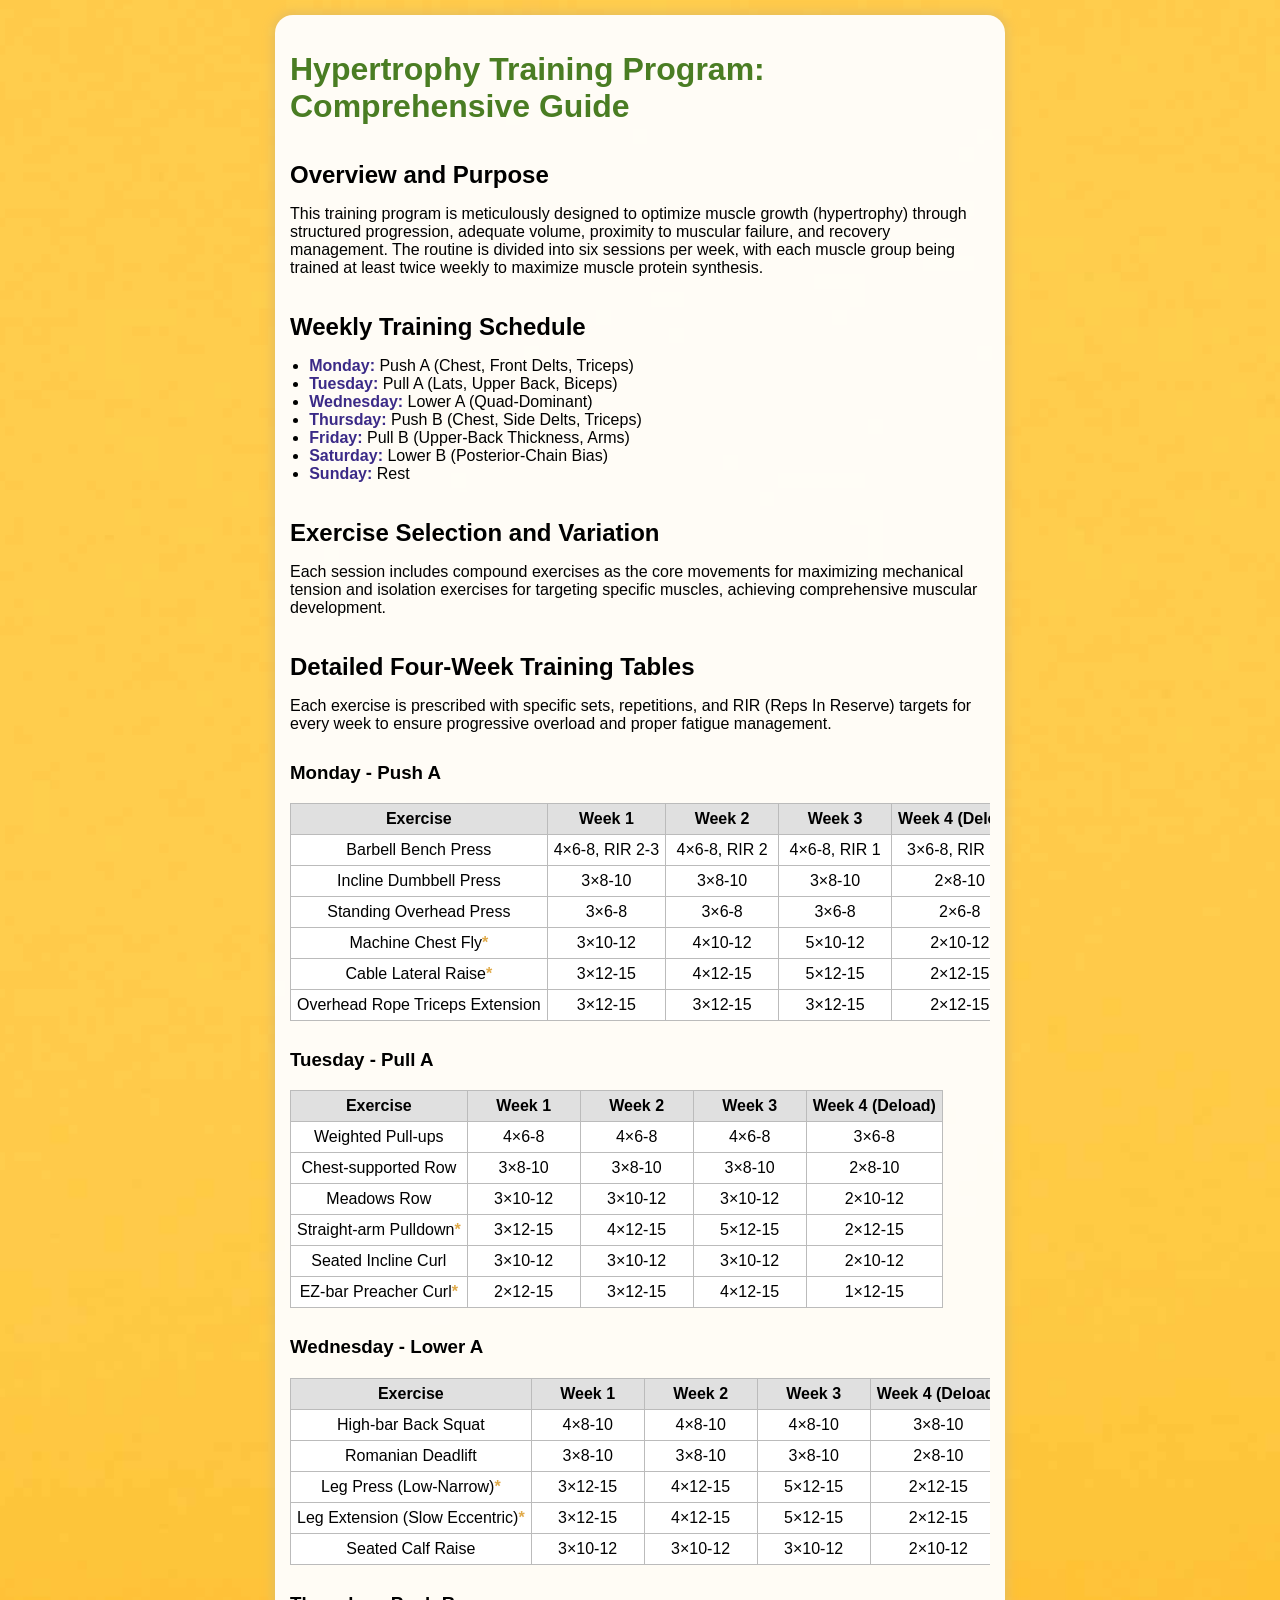
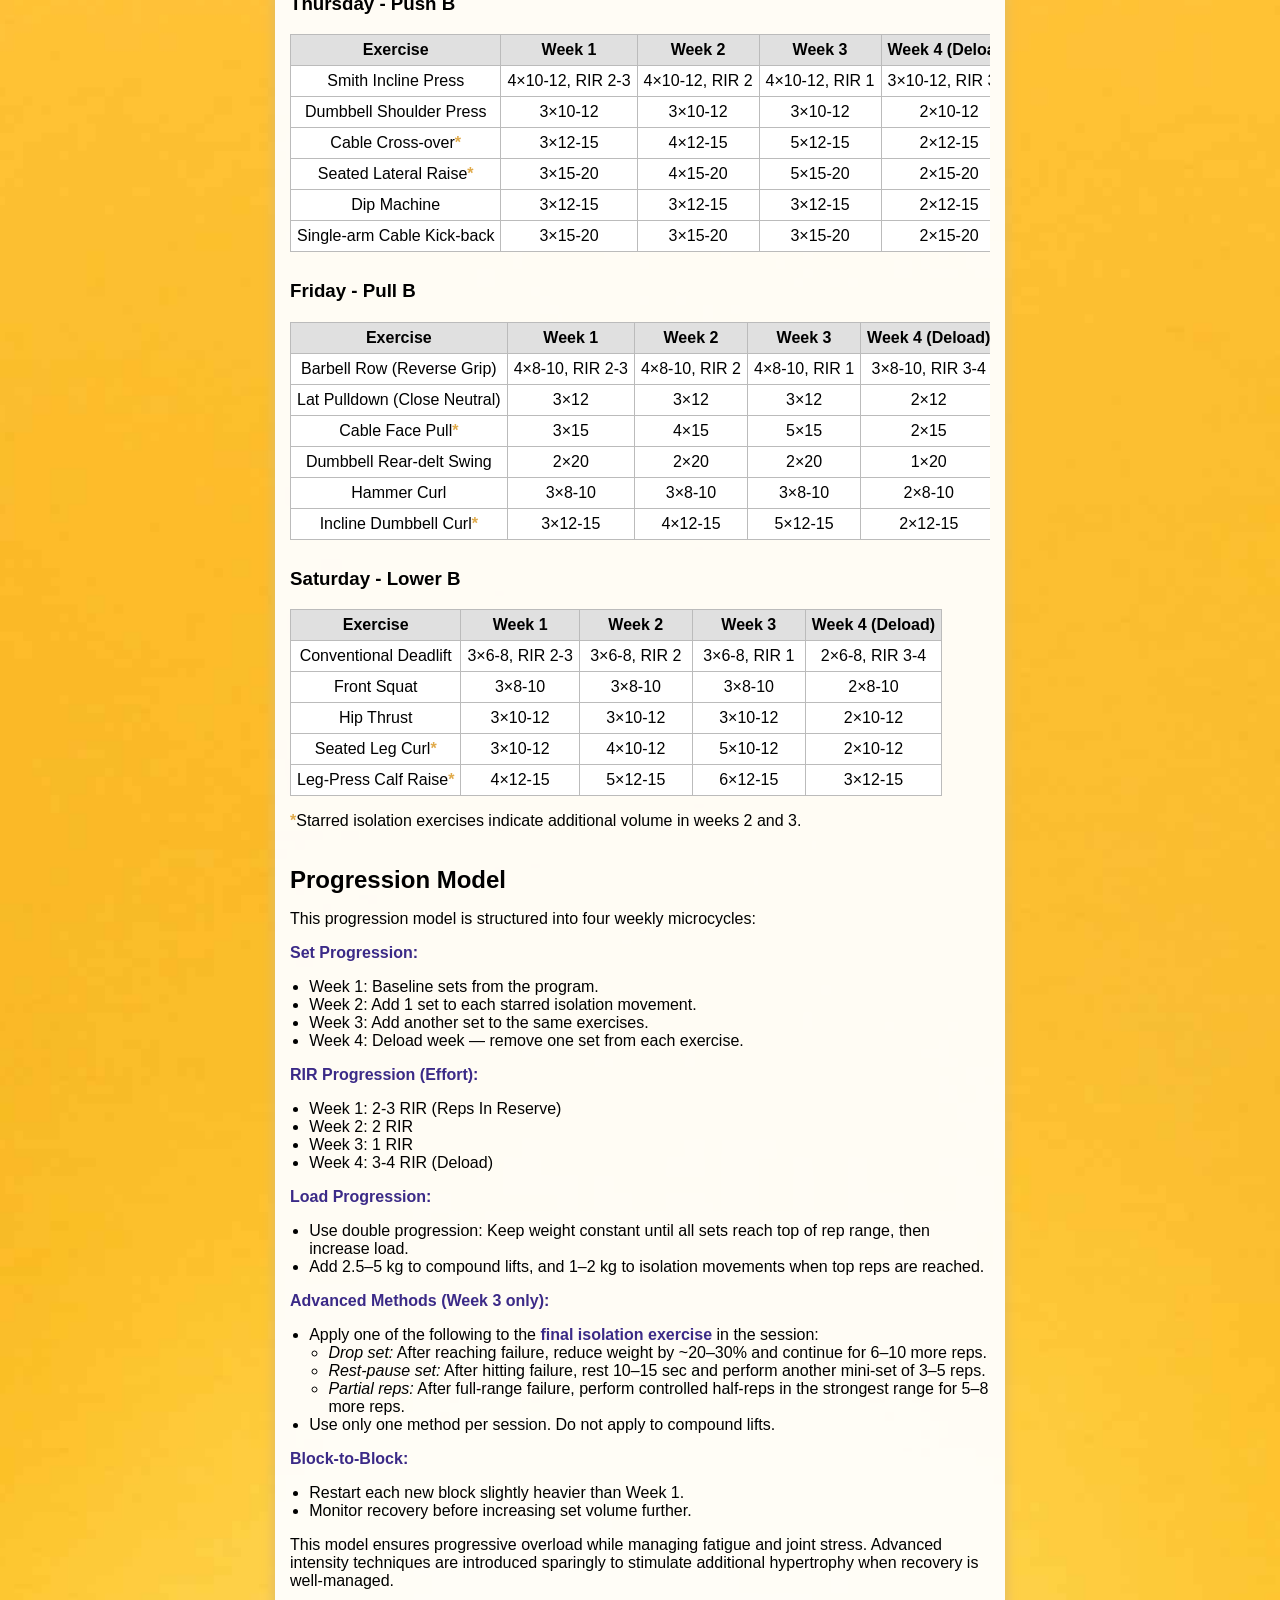
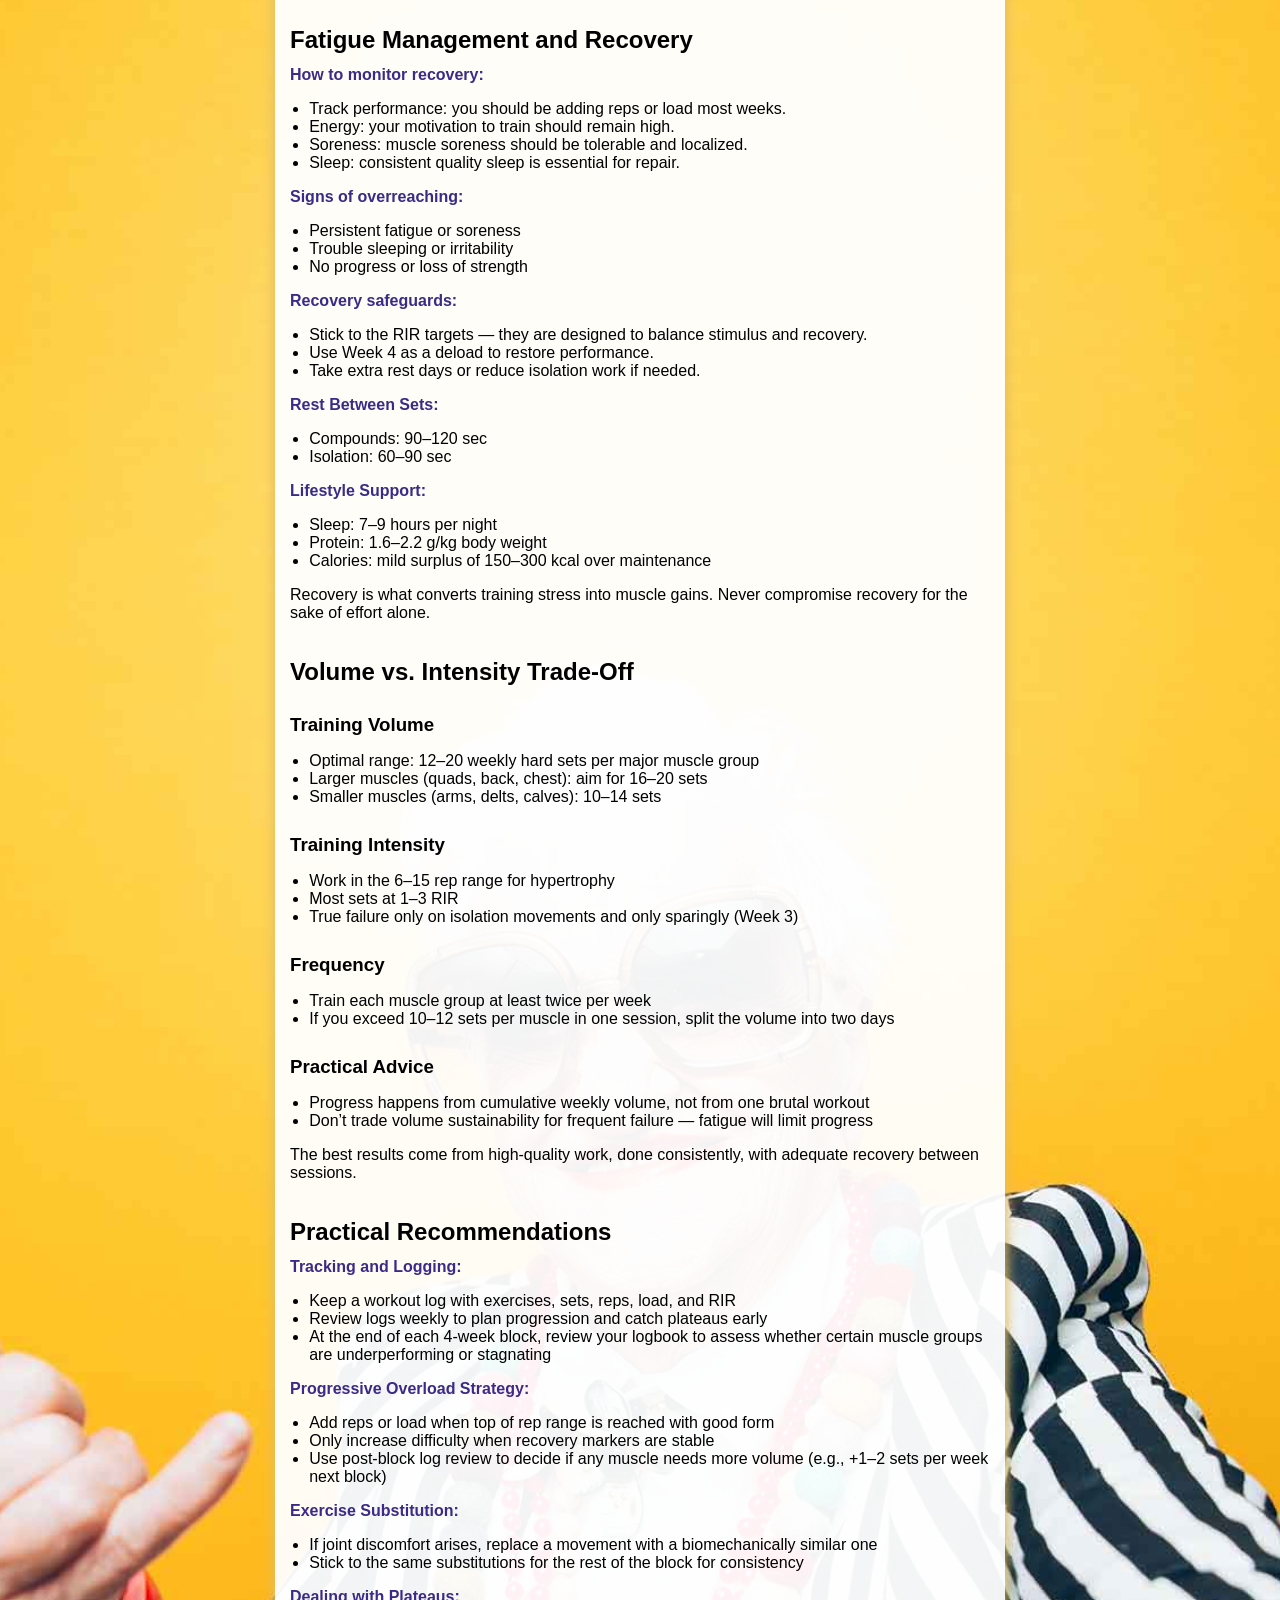
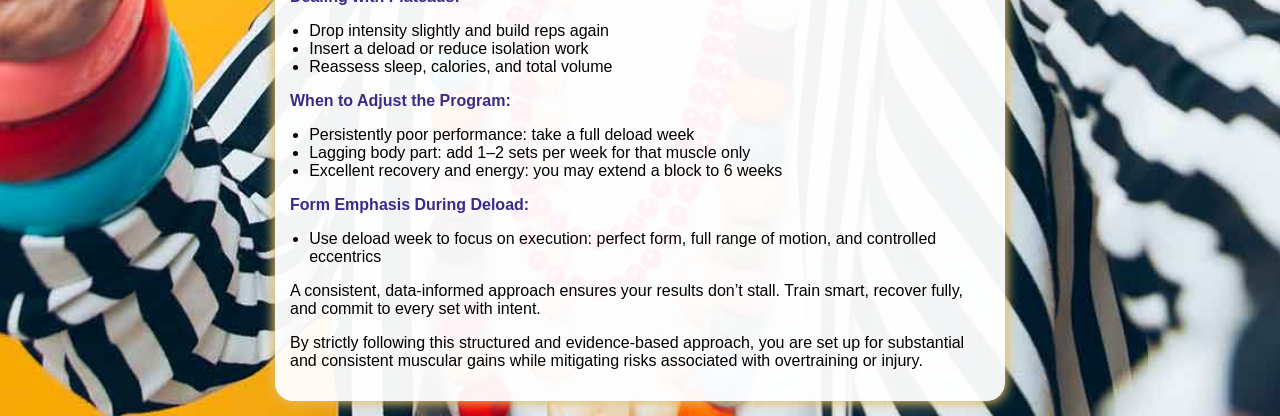
<file: guide_old.html>
<!DOCTYPE html>
<html lang="en">
<head>
  <meta charset="UTF-8" />
  <title>Hypertrophy Training Program: Comprehensive Guide</title>
  <meta name="viewport" content="width=device-width, initial-scale=1" />
  <style>
    body {
      font-family: Arial, sans-serif;
      margin: 15px;
      background-color: white; /* fallback */
      background-image: url('background.jpg');
      background-repeat: no-repeat;
      background-size: cover;
      background-position: center center;
      color: black;
    }

    #mainContent {
      background-color: rgba(255, 255, 255, 0.95);
      padding: 15px;
      border-radius: 18px;
      max-width: 700px;
      margin: auto;
      box-shadow: 0 0 12px 2px #e3bc60;
      color: black;
    }

    h1 {
      color: #4a7d23;
      margin-bottom: 18px;
    }

    h2, h3 {
      color: black;
      margin-top: 1.5em;
      margin-bottom: 0.5em;
      font-weight: bold;
    }

    ul, ol {
      padding-left: 1.2em;
    }

    strong {
      color: #3b2a87;
    }

    .table-container, .table-wrapper {
      width: 100%;
      overflow-x: auto;
    }

    table {
      min-width: 600px;
      width: max-content;
      max-width: none;
      border-collapse: collapse;
      margin-top: 10px;
      color: black;
      background-color: white;
      border: 1px solid #ccc;
    }

    th, td {
      border: 1px solid #bbb;
      padding: 6px;
      text-align: center;
      color: black;
      background-color: white;
      min-width: 100px;
    }

    th {
      background: #e0e0e0;
    }

    .star {
      color: #e0aa4a;
      font-weight: bold;
    }
  </style>
</head>
<body>
  <div id="mainContent">
    <h1>Hypertrophy Training Program: Comprehensive Guide</h1>

    <h2>Overview and Purpose</h2>
    <p>This training program is meticulously designed to optimize muscle growth (hypertrophy) through structured progression, adequate volume, proximity to muscular failure, and recovery management. The routine is divided into six sessions per week, with each muscle group being trained at least twice weekly to maximize muscle protein synthesis.</p>

    <h2>Weekly Training Schedule</h2>
    <ul>
      <li><strong>Monday:</strong> Push A (Chest, Front Delts, Triceps)</li>
      <li><strong>Tuesday:</strong> Pull A (Lats, Upper Back, Biceps)</li>
      <li><strong>Wednesday:</strong> Lower A (Quad-Dominant)</li>
      <li><strong>Thursday:</strong> Push B (Chest, Side Delts, Triceps)</li>
      <li><strong>Friday:</strong> Pull B (Upper-Back Thickness, Arms)</li>
      <li><strong>Saturday:</strong> Lower B (Posterior-Chain Bias)</li>
      <li><strong>Sunday:</strong> Rest</li>
    </ul>

    <h2>Exercise Selection and Variation</h2>
    <p>Each session includes compound exercises as the core movements for maximizing mechanical tension and isolation exercises for targeting specific muscles, achieving comprehensive muscular development.</p>

    <h2>Detailed Four-Week Training Tables</h2>
    <p>Each exercise is prescribed with specific sets, repetitions, and RIR (Reps In Reserve) targets for every week to ensure progressive overload and proper fatigue management.</p>

    <!-- Monday - Push A -->
    <h3>Monday - Push A</h3>
    <div class="table-container">
      <table>
        <tr>
          <th>Exercise</th>
          <th>Week 1</th>
          <th>Week 2</th>
          <th>Week 3</th>
          <th>Week 4 (Deload)</th>
        </tr>
        <tr><td>Barbell Bench Press</td><td>4×6-8, RIR 2-3</td><td>4×6-8, RIR 2</td><td>4×6-8, RIR 1</td><td>3×6-8, RIR 3-4</td></tr>
        <tr><td>Incline Dumbbell Press</td><td>3×8-10</td><td>3×8-10</td><td>3×8-10</td><td>2×8-10</td></tr>
        <tr><td>Standing Overhead Press</td><td>3×6-8</td><td>3×6-8</td><td>3×6-8</td><td>2×6-8</td></tr>
        <tr><td>Machine Chest Fly<span class="star">*</span></td><td>3×10-12</td><td>4×10-12</td><td>5×10-12</td><td>2×10-12</td></tr>
        <tr><td>Cable Lateral Raise<span class="star">*</span></td><td>3×12-15</td><td>4×12-15</td><td>5×12-15</td><td>2×12-15</td></tr>
        <tr><td>Overhead Rope Triceps Extension</td><td>3×12-15</td><td>3×12-15</td><td>3×12-15</td><td>2×12-15</td></tr>
      </table>
    </div>

    <!-- Tuesday - Pull A -->
    <h3>Tuesday - Pull A</h3>
    <div class="table-container">
      <table>
        <tr>
          <th>Exercise</th>
          <th>Week 1</th>
          <th>Week 2</th>
          <th>Week 3</th>
          <th>Week 4 (Deload)</th>
        </tr>
        <tr><td>Weighted Pull-ups</td><td>4×6-8</td><td>4×6-8</td><td>4×6-8</td><td>3×6-8</td></tr>
        <tr><td>Chest-supported Row</td><td>3×8-10</td><td>3×8-10</td><td>3×8-10</td><td>2×8-10</td></tr>
        <tr><td>Meadows Row</td><td>3×10-12</td><td>3×10-12</td><td>3×10-12</td><td>2×10-12</td></tr>
        <tr><td>Straight-arm Pulldown<span class="star">*</span></td><td>3×12-15</td><td>4×12-15</td><td>5×12-15</td><td>2×12-15</td></tr>
        <tr><td>Seated Incline Curl</td><td>3×10-12</td><td>3×10-12</td><td>3×10-12</td><td>2×10-12</td></tr>
        <tr><td>EZ-bar Preacher Curl<span class="star">*</span></td><td>2×12-15</td><td>3×12-15</td><td>4×12-15</td><td>1×12-15</td></tr>
      </table>
    </div>

    <!-- Wednesday - Lower A -->
    <h3>Wednesday - Lower A</h3>
    <div class="table-container">
      <table>
        <tr>
          <th>Exercise</th>
          <th>Week 1</th>
          <th>Week 2</th>
          <th>Week 3</th>
          <th>Week 4 (Deload)</th>
        </tr>
        <tr><td>High-bar Back Squat</td><td>4×8-10</td><td>4×8-10</td><td>4×8-10</td><td>3×8-10</td></tr>
        <tr><td>Romanian Deadlift</td><td>3×8-10</td><td>3×8-10</td><td>3×8-10</td><td>2×8-10</td></tr>
        <tr><td>Leg Press (Low-Narrow)<span class="star">*</span></td><td>3×12-15</td><td>4×12-15</td><td>5×12-15</td><td>2×12-15</td></tr>
        <tr><td>Leg Extension (Slow Eccentric)<span class="star">*</span></td><td>3×12-15</td><td>4×12-15</td><td>5×12-15</td><td>2×12-15</td></tr>
        <tr><td>Seated Calf Raise</td><td>3×10-12</td><td>3×10-12</td><td>3×10-12</td><td>2×10-12</td></tr>
      </table>
    </div>

    <!-- Thursday - Push B -->
    <h3>Thursday - Push B</h3>
    <div class="table-container">
      <table>
        <tr>
          <th>Exercise</th>
          <th>Week 1</th>
          <th>Week 2</th>
          <th>Week 3</th>
          <th>Week 4 (Deload)</th>
        </tr>
        <tr><td>Smith Incline Press</td><td>4×10-12, RIR 2-3</td><td>4×10-12, RIR 2</td><td>4×10-12, RIR 1</td><td>3×10-12, RIR 3-4</td></tr>
        <tr><td>Dumbbell Shoulder Press</td><td>3×10-12</td><td>3×10-12</td><td>3×10-12</td><td>2×10-12</td></tr>
        <tr><td>Cable Cross-over<span class="star">*</span></td><td>3×12-15</td><td>4×12-15</td><td>5×12-15</td><td>2×12-15</td></tr>
        <tr><td>Seated Lateral Raise<span class="star">*</span></td><td>3×15-20</td><td>4×15-20</td><td>5×15-20</td><td>2×15-20</td></tr>
        <tr><td>Dip Machine</td><td>3×12-15</td><td>3×12-15</td><td>3×12-15</td><td>2×12-15</td></tr>
        <tr><td>Single-arm Cable Kick-back</td><td>3×15-20</td><td>3×15-20</td><td>3×15-20</td><td>2×15-20</td></tr>
      </table>
    </div>

    <!-- Friday - Pull B -->
    <h3>Friday - Pull B</h3>
    <div class="table-container">
      <table>
        <tr>
          <th>Exercise</th>
          <th>Week 1</th>
          <th>Week 2</th>
          <th>Week 3</th>
          <th>Week 4 (Deload)</th>
        </tr>
        <tr><td>Barbell Row (Reverse Grip)</td><td>4×8-10, RIR 2-3</td><td>4×8-10, RIR 2</td><td>4×8-10, RIR 1</td><td>3×8-10, RIR 3-4</td></tr>
        <tr><td>Lat Pulldown (Close Neutral)</td><td>3×12</td><td>3×12</td><td>3×12</td><td>2×12</td></tr>
        <tr><td>Cable Face Pull<span class="star">*</span></td><td>3×15</td><td>4×15</td><td>5×15</td><td>2×15</td></tr>
        <tr><td>Dumbbell Rear-delt Swing</td><td>2×20</td><td>2×20</td><td>2×20</td><td>1×20</td></tr>
        <tr><td>Hammer Curl</td><td>3×8-10</td><td>3×8-10</td><td>3×8-10</td><td>2×8-10</td></tr>
        <tr><td>Incline Dumbbell Curl<span class="star">*</span></td><td>3×12-15</td><td>4×12-15</td><td>5×12-15</td><td>2×12-15</td></tr>
      </table>
    </div>

    <!-- Saturday - Lower B -->
    <h3>Saturday - Lower B</h3>
    <div class="table-container">
      <table>
        <tr>
          <th>Exercise</th>
          <th>Week 1</th>
          <th>Week 2</th>
          <th>Week 3</th>
          <th>Week 4 (Deload)</th>
        </tr>
        <tr><td>Conventional Deadlift</td><td>3×6-8, RIR 2-3</td><td>3×6-8, RIR 2</td><td>3×6-8, RIR 1</td><td>2×6-8, RIR 3-4</td></tr>
        <tr><td>Front Squat</td><td>3×8-10</td><td>3×8-10</td><td>3×8-10</td><td>2×8-10</td></tr>
        <tr><td>Hip Thrust</td><td>3×10-12</td><td>3×10-12</td><td>3×10-12</td><td>2×10-12</td></tr>
        <tr><td>Seated Leg Curl<span class="star">*</span></td><td>3×10-12</td><td>4×10-12</td><td>5×10-12</td><td>2×10-12</td></tr>
        <tr><td>Leg-Press Calf Raise<span class="star">*</span></td><td>4×12-15</td><td>5×12-15</td><td>6×12-15</td><td>3×12-15</td></tr>
      </table>
    </div>
    <p><span class="star">*</span>Starred isolation exercises indicate additional volume in weeks 2 and 3.</p>

    <h2>Progression Model</h2>
    <p>This progression model is structured into four weekly microcycles:</p>
    <strong>Set Progression:</strong>
    <ul>
      <li>Week 1: Baseline sets from the program.</li>
      <li>Week 2: Add 1 set to each starred isolation movement.</li>
      <li>Week 3: Add another set to the same exercises.</li>
      <li>Week 4: Deload week — remove one set from each exercise.</li>
    </ul>
    <strong>RIR Progression (Effort):</strong>
    <ul>
      <li>Week 1: 2-3 RIR (Reps In Reserve)</li>
      <li>Week 2: 2 RIR</li>
      <li>Week 3: 1 RIR</li>
      <li>Week 4: 3-4 RIR (Deload)</li>
    </ul>
    <strong>Load Progression:</strong>
    <ul>
      <li>Use double progression: Keep weight constant until all sets reach top of rep range, then increase load.</li>
      <li>Add 2.5–5 kg to compound lifts, and 1–2 kg to isolation movements when top reps are reached.</li>
    </ul>
    <strong>Advanced Methods (Week 3 only):</strong>
    <ul>
      <li>Apply one of the following to the <strong>final isolation exercise</strong> in the session:
        <ul>
          <li><em>Drop set:</em> After reaching failure, reduce weight by ~20–30% and continue for 6–10 more reps.</li>
          <li><em>Rest-pause set:</em> After hitting failure, rest 10–15 sec and perform another mini-set of 3–5 reps.</li>
          <li><em>Partial reps:</em> After full-range failure, perform controlled half-reps in the strongest range for 5–8 more reps.</li>
        </ul>
      </li>
      <li>Use only one method per session. Do not apply to compound lifts.</li>
    </ul>
    <strong>Block-to-Block:</strong>
    <ul>
      <li>Restart each new block slightly heavier than Week 1.</li>
      <li>Monitor recovery before increasing set volume further.</li>
    </ul>
    <p>This model ensures progressive overload while managing fatigue and joint stress. Advanced intensity techniques are introduced sparingly to stimulate additional hypertrophy when recovery is well-managed.</p>

    <h2>Fatigue Management and Recovery</h2>
    <strong>How to monitor recovery:</strong>
    <ul>
      <li>Track performance: you should be adding reps or load most weeks.</li>
      <li>Energy: your motivation to train should remain high.</li>
      <li>Soreness: muscle soreness should be tolerable and localized.</li>
      <li>Sleep: consistent quality sleep is essential for repair.</li>
    </ul>
    <strong>Signs of overreaching:</strong>
    <ul>
      <li>Persistent fatigue or soreness</li>
      <li>Trouble sleeping or irritability</li>
      <li>No progress or loss of strength</li>
    </ul>
    <strong>Recovery safeguards:</strong>
    <ul>
      <li>Stick to the RIR targets — they are designed to balance stimulus and recovery.</li>
      <li>Use Week 4 as a deload to restore performance.</li>
      <li>Take extra rest days or reduce isolation work if needed.</li>
    </ul>
    <strong>Rest Between Sets:</strong>
    <ul>
      <li>Compounds: 90–120 sec</li>
      <li>Isolation: 60–90 sec</li>
    </ul>
    <strong>Lifestyle Support:</strong>
    <ul>
      <li>Sleep: 7–9 hours per night</li>
      <li>Protein: 1.6–2.2 g/kg body weight</li>
      <li>Calories: mild surplus of 150–300 kcal over maintenance</li>
    </ul>
    <p>Recovery is what converts training stress into muscle gains. Never compromise recovery for the sake of effort alone.</p>

    <h2>Volume vs. Intensity Trade-Off</h2>
    <h3>Training Volume</h3>
    <ul>
      <li>Optimal range: 12–20 weekly hard sets per major muscle group</li>
      <li>Larger muscles (quads, back, chest): aim for 16–20 sets</li>
      <li>Smaller muscles (arms, delts, calves): 10–14 sets</li>
    </ul>
    <h3>Training Intensity</h3>
    <ul>
      <li>Work in the 6–15 rep range for hypertrophy</li>
      <li>Most sets at 1–3 RIR</li>
      <li>True failure only on isolation movements and only sparingly (Week 3)</li>
    </ul>
    <h3>Frequency</h3>
    <ul>
      <li>Train each muscle group at least twice per week</li>
      <li>If you exceed 10–12 sets per muscle in one session, split the volume into two days</li>
    </ul>
    <h3>Practical Advice</h3>
    <ul>
      <li>Progress happens from cumulative weekly volume, not from one brutal workout</li>
      <li>Don’t trade volume sustainability for frequent failure — fatigue will limit progress</li>
    </ul>
    <p>The best results come from high-quality work, done consistently, with adequate recovery between sessions.</p>

    <h2>Practical Recommendations</h2>
    <strong>Tracking and Logging:</strong>
    <ul>
      <li>Keep a workout log with exercises, sets, reps, load, and RIR</li>
      <li>Review logs weekly to plan progression and catch plateaus early</li>
      <li>At the end of each 4-week block, review your logbook to assess whether certain muscle groups are underperforming or stagnating</li>
    </ul>
    <strong>Progressive Overload Strategy:</strong>
    <ul>
      <li>Add reps or load when top of rep range is reached with good form</li>
      <li>Only increase difficulty when recovery markers are stable</li>
      <li>Use post-block log review to decide if any muscle needs more volume (e.g., +1–2 sets per week next block)</li>
    </ul>
    <strong>Exercise Substitution:</strong>
    <ul>
      <li>If joint discomfort arises, replace a movement with a biomechanically similar one</li>
      <li>Stick to the same substitutions for the rest of the block for consistency</li>
    </ul>
    <strong>Dealing with Plateaus:</strong>
    <ul>
      <li>Drop intensity slightly and build reps again</li>
      <li>Insert a deload or reduce isolation work</li>
      <li>Reassess sleep, calories, and total volume</li>
    </ul>
    <strong>When to Adjust the Program:</strong>
    <ul>
      <li>Persistently poor performance: take a full deload week</li>
      <li>Lagging body part: add 1–2 sets per week for that muscle only</li>
      <li>Excellent recovery and energy: you may extend a block to 6 weeks</li>
    </ul>
    <strong>Form Emphasis During Deload:</strong>
    <ul>
      <li>Use deload week to focus on execution: perfect form, full range of motion, and controlled eccentrics</li>
    </ul>
    <p>A consistent, data-informed approach ensures your results don’t stall. Train smart, recover fully, and commit to every set with intent.</p>
    <p>By strictly following this structured and evidence-based approach, you are set up for substantial and consistent muscular gains while mitigating risks associated with overtraining or injury.</p>
  </div>
</body>
</html>
</file>
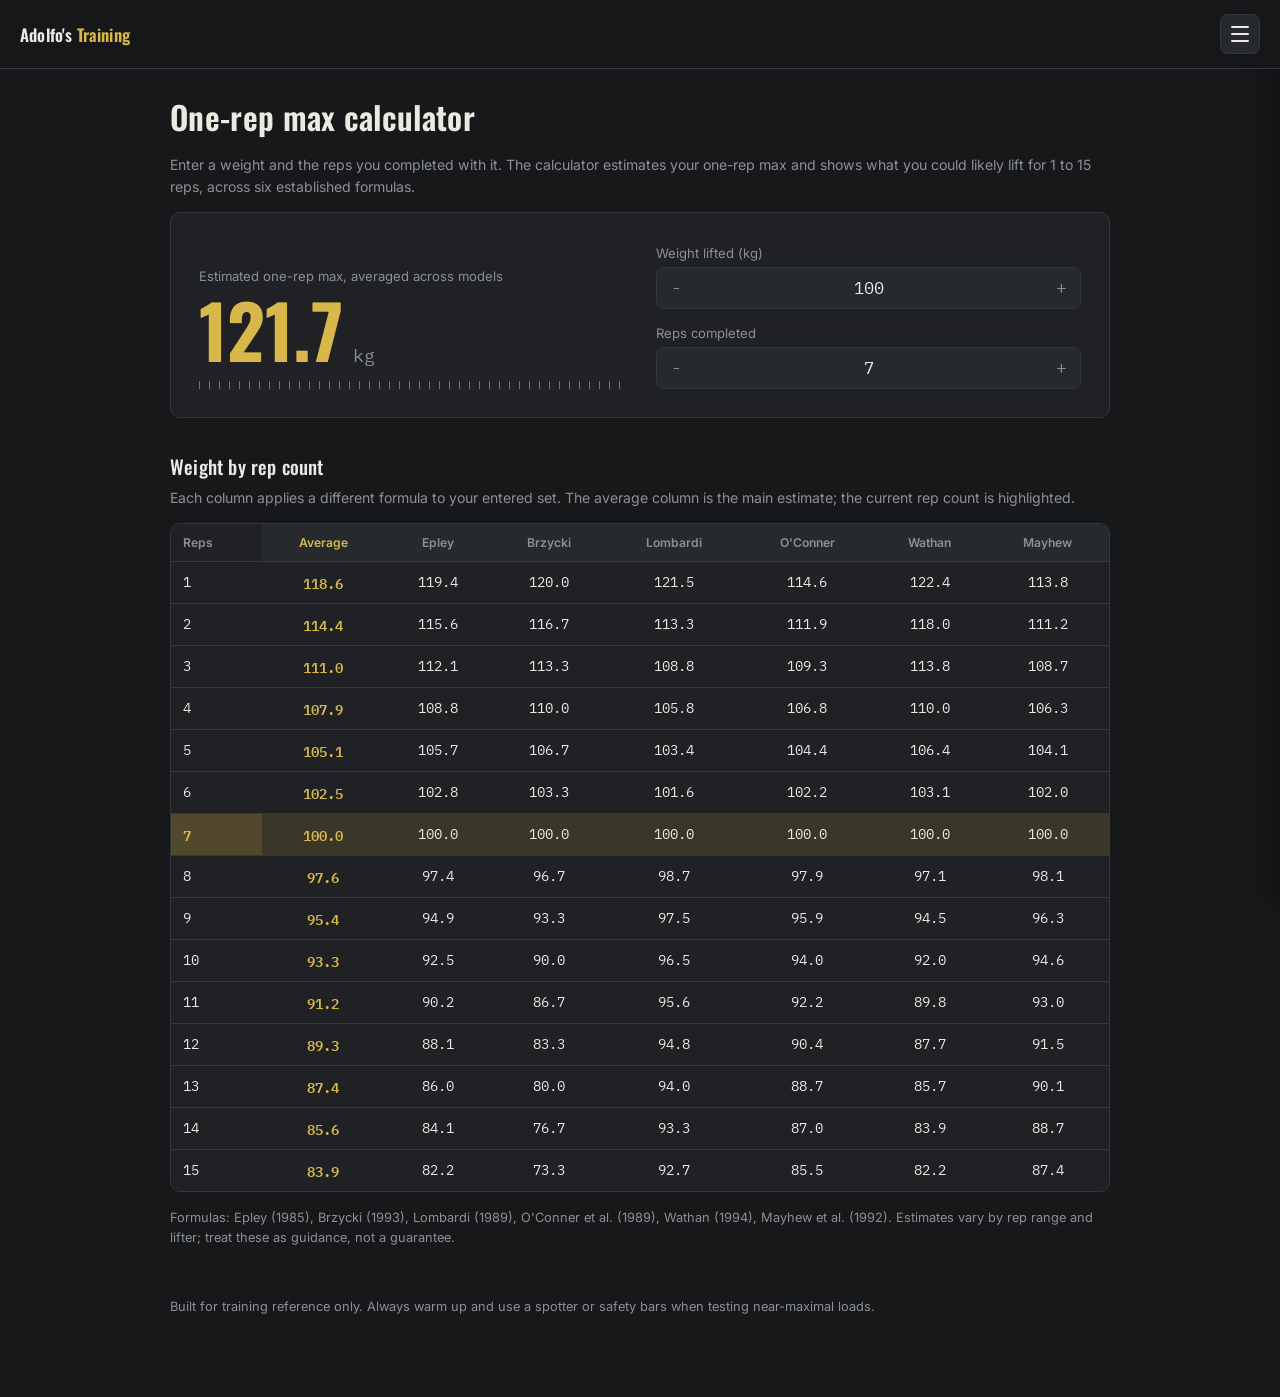
<file: onerepmax.html>
<!DOCTYPE html>
<html lang="en">
<head>
<meta charset="UTF-8">
<meta name="viewport" content="width=device-width, initial-scale=1.0">
<title>One-Rep Max Calculator</title>
<link rel="stylesheet" href="style.css">
<style>
  /* Hero */
  .hero {
    background: var(--surface);
    border: 1px solid var(--border);
    border-radius: 10px;
    padding: 32px 28px 28px;
    display: grid;
    grid-template-columns: 1fr 1fr;
    gap: 32px;
    align-items: end;
  }

  @media (max-width: 640px) {
    .hero { grid-template-columns: 1fr; }
  }

  .hero-figure .label {
    font-size: 0.82rem;
    color: var(--text-muted);
    margin-bottom: 8px;
  }

  .hero-figure .number-row {
    display: flex;
    align-items: baseline;
    gap: 10px;
  }

  .hero-figure .number {
    font-family: 'Oswald', sans-serif;
    font-weight: 700;
    font-size: clamp(3rem, 9vw, 4.6rem);
    line-height: 1;
    color: var(--accent);
    font-variant-numeric: tabular-nums;
  }

  .hero-figure .unit {
    font-family: 'IBM Plex Mono', monospace;
    font-size: 1.1rem;
    color: var(--text-muted);
  }

  .tick-rule {
    margin-top: 14px;
    height: 8px;
    background-image: repeating-linear-gradient(
      to right,
      var(--accent) 0, var(--accent) 1px,
      transparent 1px, transparent 10px
    );
    opacity: 0.55;
  }

  .inputs {
    display: flex;
    flex-direction: column;
    gap: 16px;
  }

  .field {
    display: flex;
    flex-direction: column;
    gap: 6px;
  }

  .field label {
    font-size: 0.82rem;
    color: var(--text-muted);
  }

  thead th:first-child,
  tbody td:first-child {
    text-align: left;
    position: sticky;
    left: 0;
    background: var(--surface);
  }

  thead th.avg-col { color: var(--accent); }

  tbody td.avg-col {
    color: var(--accent);
    font-weight: 600;
  }

  tbody tr.current { background: var(--accent-soft); }

  tbody tr.current td:first-child {
    background: var(--accent-soft);
    color: var(--accent);
    font-weight: 600;
  }

  .legend {
    margin-top: 16px;
    color: var(--text-muted);
    font-size: 0.8rem;
    line-height: 1.6;
  }
</style>
</head>
<body>
  <div id="siteNav"></div>
  <div class="wrap wide">
    <header class="page">
      <h1>One-rep max calculator</h1>
      <p class="sub">Enter a weight and the reps you completed with it. The calculator estimates your one-rep max and shows what you could likely lift for 1 to 15 reps, across six established formulas.</p>
    </header>

    <section class="hero">
      <div class="hero-figure">
        <div class="label">Estimated one-rep max, averaged across models</div>
        <div class="number-row">
          <span class="number" id="oneRmDisplay">0</span>
          <span class="unit">kg</span>
        </div>
        <div class="tick-rule"></div>
      </div>

      <div class="inputs">
        <div class="field">
          <label for="weightInput">Weight lifted (kg)</label>
          <div class="control">
            <button type="button" id="weightDown" aria-label="Decrease weight">-</button>
            <input type="number" id="weightInput" value="100" min="1" step="0.5" inputmode="decimal">
            <button type="button" id="weightUp" aria-label="Increase weight">+</button>
          </div>
        </div>
        <div class="field">
          <label for="repsInput">Reps completed</label>
          <div class="control">
            <button type="button" id="repsDown" aria-label="Decrease reps">-</button>
            <input type="number" id="repsInput" value="7" min="1" max="15" step="1" inputmode="numeric">
            <button type="button" id="repsUp" aria-label="Increase reps">+</button>
          </div>
        </div>
      </div>
    </section>

    <section class="table-section">
      <div class="section-head">
        <h2>Weight by rep count</h2>
      </div>
      <p class="sub" style="margin-top: -6px;">Each column applies a different formula to your entered set. The average column is the main estimate; the current rep count is highlighted.</p>
      <div class="table-scroll">
        <table id="repTable">
          <thead>
            <tr>
              <th>Reps</th>
              <th class="avg-col">Average</th>
              <th>Epley</th>
              <th>Brzycki</th>
              <th>Lombardi</th>
              <th>O'Conner</th>
              <th>Wathan</th>
              <th>Mayhew</th>
            </tr>
          </thead>
          <tbody id="repTableBody"></tbody>
        </table>
      </div>
      <p class="legend">Formulas: Epley (1985), Brzycki (1993), Lombardi (1989), O'Conner et al. (1989), Wathan (1994), Mayhew et al. (1992). Estimates vary by rep range and lifter; treat these as guidance, not a guarantee.</p>
    </section>

    <footer class="page">
      Built for training reference only. Always warm up and use a spotter or safety bars when testing near-maximal loads.
    </footer>
  </div>

<script src="nav.js"></script>
<script>
  const formulas = [
    { key: 'epley',    name: 'Epley',
      oneRM: (w, r) => w * (1 + r / 30),
      weightAt: (orm, n) => orm / (1 + n / 30) },
    { key: 'brzycki',  name: 'Brzycki',
      oneRM: (w, r) => w * 36 / (37 - r),
      weightAt: (orm, n) => orm * (37 - n) / 36 },
    { key: 'lombardi', name: 'Lombardi',
      oneRM: (w, r) => w * Math.pow(r, 0.10),
      weightAt: (orm, n) => orm / Math.pow(n, 0.10) },
    { key: 'oconner',  name: "O'Conner",
      oneRM: (w, r) => w * (1 + 0.025 * r),
      weightAt: (orm, n) => orm / (1 + 0.025 * n) },
    { key: 'wathan',   name: 'Wathan',
      oneRM: (w, r) => (100 * w) / (48.8 + 53.8 * Math.exp(-0.075 * r)),
      weightAt: (orm, n) => orm * (48.8 + 53.8 * Math.exp(-0.075 * n)) / 100 },
    { key: 'mayhew',   name: 'Mayhew',
      oneRM: (w, r) => (100 * w) / (52.2 + 41.9 * Math.exp(-0.055 * r)),
      weightAt: (orm, n) => orm * (52.2 + 41.9 * Math.exp(-0.055 * n)) / 100 },
  ];

  const weightInput = document.getElementById('weightInput');
  const repsInput = document.getElementById('repsInput');
  const oneRmDisplay = document.getElementById('oneRmDisplay');
  const tableBody = document.getElementById('repTableBody');

  function clampReps(r) {
    r = Math.round(r);
    if (r < 1) r = 1;
    if (r > 15) r = 15;
    return r;
  }

  function fmt(n) {
    return n.toFixed(1);
  }

  function render() {
    let w = parseFloat(weightInput.value);
    let r = clampReps(parseFloat(repsInput.value) || 1);

    if (isNaN(w) || w <= 0) w = 0;

    const perFormulaOneRM = formulas.map(f => f.oneRM(w, r));
    const avgOneRM = perFormulaOneRM.reduce((a, b) => a + b, 0) / formulas.length;

    oneRmDisplay.textContent = fmt(avgOneRM);

    let rowsHtml = '';
    for (let n = 1; n <= 15; n++) {
      const perFormulaWeights = formulas.map((f, i) => f.weightAt(perFormulaOneRM[i], n));
      const avgWeight = perFormulaWeights.reduce((a, b) => a + b, 0) / formulas.length;
      const isCurrent = n === r;

      rowsHtml += `<tr class="${isCurrent ? 'current' : ''}">`;
      rowsHtml += `<td>${n}</td>`;
      rowsHtml += `<td class="avg-col">${fmt(avgWeight)}</td>`;
      perFormulaWeights.forEach(val => {
        rowsHtml += `<td>${fmt(val)}</td>`;
      });
      rowsHtml += `</tr>`;
    }
    tableBody.innerHTML = rowsHtml;
  }

  function step(input, delta, min, max) {
    let val = parseFloat(input.value) || 0;
    val = Math.round((val + delta) * 100) / 100;
    if (min !== undefined) val = Math.max(min, val);
    if (max !== undefined) val = Math.min(max, val);
    input.value = val;
    render();
  }

  document.getElementById('weightUp').addEventListener('click', () => step(weightInput, 2.5, 1));
  document.getElementById('weightDown').addEventListener('click', () => step(weightInput, -2.5, 1));
  document.getElementById('repsUp').addEventListener('click', () => step(repsInput, 1, 1, 15));
  document.getElementById('repsDown').addEventListener('click', () => step(repsInput, -1, 1, 15));

  weightInput.addEventListener('input', render);
  repsInput.addEventListener('input', render);

  render();
</script>
</body>
</html>
</file>
<file: style.css>
/* Shared design system — dark theme, matches the one-rep max calculator */

@import url('https://fonts.googleapis.com/css2?family=Oswald:wght@400;500;600;700&family=Inter:wght@400;500;600&family=IBM+Plex+Mono:wght@400;500;600&display=swap');

:root {
  --bg: #17181A;
  --surface: #1F2124;
  --surface-2: #26292E;
  --text: #ECE9E2;
  --text-muted: #8C9096;
  --accent: #D8B84A;
  --accent-soft: rgba(216, 184, 74, 0.14);
  --steel: #5B7A8C;
  --steel-soft: rgba(91, 122, 140, 0.16);
  --red: #E0685C;
  --red-soft: rgba(224, 104, 92, 0.14);
  --blue: #6FA8D8;
  --blue-soft: rgba(111, 168, 216, 0.14);
  --green: #8FCB7E;
  --green-soft: rgba(143, 203, 126, 0.14);
  --border: #34373C;
  --radius: 10px;
}

* { box-sizing: border-box; }

html, body {
  margin: 0;
  padding: 0;
  background: var(--bg);
  color: var(--text);
  font-family: 'Inter', sans-serif;
  -webkit-font-smoothing: antialiased;
}

.wrap {
  max-width: 860px;
  margin: 0 auto;
  padding: 24px 20px 80px;
}

.wrap.wide { max-width: 980px; }

a { color: var(--steel); }

h1, h2, h3 {
  font-family: 'Oswald', sans-serif;
  font-weight: 600;
  letter-spacing: 0.01em;
  margin: 0 0 6px;
}

h1 { font-size: clamp(1.4rem, 4vw, 2rem); }
h2 { font-size: 1.2rem; font-weight: 500; margin-top: 1.6em; }
h3 { font-size: 1.05rem; font-weight: 500; }

p { line-height: 1.55; color: var(--text); }

.sub, .small {
  color: var(--text-muted);
  font-size: 0.88rem;
}

strong { color: var(--accent); }

/* ---------- Top navigation / hamburger ---------- */

.topbar {
  position: sticky;
  top: 0;
  z-index: 50;
  display: flex;
  align-items: center;
  justify-content: space-between;
  background: rgba(23, 24, 26, 0.92);
  backdrop-filter: blur(8px);
  border-bottom: 1px solid var(--border);
  padding: 14px 20px;
}

.topbar .brand {
  font-family: 'Oswald', sans-serif;
  font-weight: 600;
  font-size: 1.05rem;
  color: var(--text);
  text-decoration: none;
  letter-spacing: 0.01em;
}

.topbar .brand span { color: var(--accent); }

.menu-toggle {
  display: flex;
  flex-direction: column;
  justify-content: center;
  align-items: center;
  gap: 5px;
  width: 40px;
  height: 40px;
  background: var(--surface-2);
  border: 1px solid var(--border);
  border-radius: 8px;
  cursor: pointer;
  padding: 0;
}

.menu-toggle span {
  display: block;
  width: 18px;
  height: 2px;
  background: var(--text);
  border-radius: 1px;
  transition: transform 0.2s ease, opacity 0.2s ease;
}

.menu-toggle[aria-expanded="true"] span:nth-child(1) { transform: translateY(7px) rotate(45deg); }
.menu-toggle[aria-expanded="true"] span:nth-child(2) { opacity: 0; }
.menu-toggle[aria-expanded="true"] span:nth-child(3) { transform: translateY(-7px) rotate(-45deg); }

.nav-overlay {
  position: fixed;
  inset: 0;
  background: rgba(0, 0, 0, 0.5);
  opacity: 0;
  pointer-events: none;
  transition: opacity 0.2s ease;
  z-index: 40;
}

.nav-overlay.open {
  opacity: 1;
  pointer-events: auto;
}

.nav-panel {
  position: fixed;
  top: 0;
  right: 0;
  height: 100%;
  width: min(300px, 84vw);
  background: var(--surface);
  border-left: 1px solid var(--border);
  box-shadow: -8px 0 24px rgba(0, 0, 0, 0.35);
  transform: translateX(100%);
  transition: transform 0.25s ease;
  z-index: 45;
  padding: 20px 0;
  display: flex;
  flex-direction: column;
}

.nav-panel.open { transform: translateX(0); }

.nav-panel .nav-title {
  font-size: 0.78rem;
  text-transform: uppercase;
  letter-spacing: 0.08em;
  color: var(--text-muted);
  padding: 8px 22px 12px;
}

.nav-panel a {
  display: flex;
  align-items: center;
  gap: 10px;
  padding: 13px 22px;
  color: var(--text);
  text-decoration: none;
  font-size: 0.98rem;
  border-left: 3px solid transparent;
  transition: background 0.15s, border-color 0.15s, color 0.15s;
}

.nav-panel a:hover {
  background: var(--surface-2);
}

.nav-panel a.active {
  color: var(--accent);
  border-left-color: var(--accent);
  background: var(--accent-soft);
}

.nav-panel a .icon {
  font-family: 'IBM Plex Mono', monospace;
  color: var(--text-muted);
  width: 1.2em;
  text-align: center;
}

.nav-panel a.active .icon { color: var(--accent); }

.nav-panel .nav-divider {
  margin: 10px 22px;
  border-top: 1px solid var(--border);
}

/* ---------- Cards & sections ---------- */

.card {
  background: var(--surface);
  border: 1px solid var(--border);
  border-radius: var(--radius);
  padding: 22px;
  margin-bottom: 20px;
}

.section-head {
  display: flex;
  justify-content: space-between;
  align-items: center;
  gap: 12px;
  margin-top: 34px;
  margin-bottom: 12px;
  flex-wrap: wrap;
}

.section-head h2 { margin: 0; }

/* ---------- Forms ---------- */

label {
  font-size: 0.85rem;
  color: var(--text-muted);
}

select,
input[type="date"],
input[type="number"],
input[type="text"] {
  background: var(--surface-2);
  color: var(--text);
  border: 1px solid var(--border);
  border-radius: 8px;
  padding: 9px 10px;
  font-family: 'Inter', sans-serif;
  font-size: 0.95rem;
  outline: none;
}

select:focus,
input:focus {
  border-color: var(--accent);
  box-shadow: 0 0 0 2px var(--accent-soft);
}

/* Hide the increment/decrement spinner on number inputs everywhere */
input[type="number"]::-webkit-inner-spin-button,
input[type="number"]::-webkit-outer-spin-button {
  -webkit-appearance: none;
  margin: 0;
}

input[type="number"] {
  -moz-appearance: textfield;
  appearance: textfield;
}

.qty-input { width: 72px; }

.field-row {
  display: flex;
  flex-wrap: wrap;
  align-items: flex-end;
  gap: 16px;
  margin-bottom: 8px;
}

.field-inline { display: flex; flex-direction: column; gap: 6px; }

/* stepper control, matches the one-rep max calculator */
.control {
  display: flex;
  align-items: center;
  background: var(--surface-2);
  border: 1px solid var(--border);
  border-radius: 8px;
  overflow: hidden;
}

.control button {
  background: transparent;
  border: none;
  color: var(--text-muted);
  font-family: 'IBM Plex Mono', monospace;
  font-size: 1.1rem;
  width: 38px;
  height: 40px;
  cursor: pointer;
  transition: color 0.15s, background 0.15s;
}

.control button:hover { color: var(--accent); background: var(--accent-soft); }

.control input {
  flex: 1;
  min-width: 0;
  background: transparent;
  border: none;
  color: var(--text);
  font-family: 'IBM Plex Mono', monospace;
  font-size: 1.05rem;
  text-align: center;
  padding: 8px 4px;
}

.control input:focus { outline: none; box-shadow: none; }

/* ---------- Buttons ---------- */

.btn {
  display: inline-flex;
  align-items: center;
  gap: 6px;
  margin: 4px 6px 4px 0;
  padding: 9px 18px;
  font-family: 'Inter', sans-serif;
  font-size: 0.9rem;
  font-weight: 600;
  color: var(--bg);
  background: var(--accent);
  border: 1px solid var(--accent);
  border-radius: 8px;
  cursor: pointer;
  transition: filter 0.15s, transform 0.1s;
}

.btn:hover { filter: brightness(1.08); }
.btn:active { transform: translateY(1px); }

.btn.secondary {
  color: var(--text);
  background: transparent;
  border: 1px solid var(--border);
}

.btn.secondary:hover { border-color: var(--accent); color: var(--accent); }

.btn.danger {
  color: #fff;
  background: var(--red);
  border-color: var(--red);
}

.btn.danger:hover { filter: brightness(1.1); }

.hidden { display: none !important; }

/* ---------- Tables ---------- */

.table-scroll {
  overflow-x: auto;
  border: 1px solid var(--border);
  border-radius: var(--radius);
  background: var(--surface);
}

table {
  border-collapse: collapse;
  width: 100%;
  min-width: 560px;
  font-family: 'IBM Plex Mono', monospace;
  font-size: 0.85rem;
}

thead th {
  text-align: center;
  font-family: 'Inter', sans-serif;
  font-weight: 600;
  font-size: 0.76rem;
  color: var(--text-muted);
  padding: 11px 12px;
  border-bottom: 1px solid var(--border);
  white-space: nowrap;
  background: var(--surface-2);
}

tbody td {
  text-align: center;
  padding: 9px 12px;
  border-bottom: 1px solid var(--border);
  color: var(--text);
  font-variant-numeric: tabular-nums;
}

tbody tr:last-child td { border-bottom: none; }

/* ---------- Collapsible groups (session log / editor / analysis) ---------- */

.group-container, .session-log {
  border: 1px solid var(--border);
  margin-bottom: 12px;
  border-radius: var(--radius);
  overflow: hidden;
  background: var(--surface);
}

.group-header, .session-header {
  background: var(--surface-2);
  padding: 12px 16px;
  cursor: pointer;
  user-select: none;
  font-weight: 600;
  font-size: 0.95rem;
  color: var(--text);
  display: flex;
  align-items: center;
  justify-content: space-between;
}

.group-header:hover, .session-header:hover { color: var(--accent); }

.group-header::after, .session-header::after {
  content: '+';
  font-family: 'IBM Plex Mono', monospace;
  color: var(--text-muted);
  font-size: 1rem;
}

.group-header.open::after, .session-header.open::after { content: '\2212'; }

.group-content, .session-content {
  display: none;
  padding: 16px;
  background: var(--surface);
}

/* ---------- Calendar ---------- */

.calendar-header {
  display: flex;
  align-items: center;
  justify-content: space-between;
  margin-bottom: 14px;
}

.calendar-header h3 { margin: 0; }

.calendar-weekdays {
  display: grid;
  grid-template-columns: repeat(7, 1fr);
  gap: 4px;
  margin-bottom: 6px;
}

.calendar-weekdays div {
  text-align: center;
  font-size: 0.72rem;
  color: var(--text-muted);
  font-weight: 600;
  text-transform: uppercase;
}

.calendar-days {
  display: grid;
  grid-template-columns: repeat(7, 1fr);
  gap: 4px;
}

.calendar-day {
  min-height: 58px;
  border: 1px solid var(--border);
  border-radius: 8px;
  background: var(--surface-2);
  padding: 5px 4px;
  display: flex;
  flex-direction: column;
  gap: 3px;
}

.calendar-day.empty { background: transparent; border-color: transparent; }

.calendar-day.has-session { cursor: pointer; }
.calendar-day.has-session:hover { border-color: var(--accent); }

.calendar-day.today .day-num { color: var(--accent); font-weight: 700; }

.calendar-day.selected { border-color: var(--accent); box-shadow: 0 0 0 1px var(--accent); }

.day-num {
  font-family: 'IBM Plex Mono', monospace;
  font-size: 0.8rem;
  color: var(--text-muted);
}

.day-badges {
  display: flex;
  flex-wrap: wrap;
  gap: 2px;
}

.day-badge {
  font-size: 0.6rem;
  font-weight: 600;
  padding: 1px 4px;
  border-radius: 4px;
  color: var(--text-muted);
  background: var(--surface);
  border: 1px solid var(--border);
  white-space: nowrap;
}

.day-badge.day-push { color: var(--accent); background: var(--accent-soft); border-color: transparent; }
.day-badge.day-pull { color: var(--blue); background: var(--blue-soft); border-color: transparent; }
.day-badge.day-lower { color: var(--green); background: var(--green-soft); border-color: transparent; }

.calendar-legend {
  display: flex;
  align-items: center;
  flex-wrap: wrap;
  gap: 6px;
  margin-top: 12px;
}

@media (max-width: 640px) {
  .calendar-day { min-height: 46px; padding: 4px 3px; }
  .day-badge { font-size: 0.55rem; }
}

/* ---------- Analysis cards ---------- */

.analysis-card {
  border: 1px solid var(--border);
  border-left: 3px solid var(--accent);
  border-radius: 8px;
  margin-bottom: 14px;
  padding: 14px 16px;
  background: var(--surface-2);
}

.analysis-card:last-child { margin-bottom: 0; }

.analysis-card h3 { margin: 0 0 10px; color: var(--text); }

.history-table th, .history-table td { font-size: 0.82rem; }

.stat-row {
  display: flex;
  align-items: center;
  justify-content: space-between;
  gap: 16px;
  flex-wrap: wrap;
  margin-bottom: 12px;
}

.stat-value {
  font-family: 'Oswald', sans-serif;
  font-weight: 600;
  font-size: 1.3rem;
  color: var(--text);
}

.stat-delta {
  font-family: 'Inter', sans-serif;
  font-size: 0.78rem;
  font-weight: 600;
  margin-left: 6px;
}

.stat-delta.up { color: var(--accent); }
.stat-delta.down { color: var(--red); }
.stat-delta.flat { color: var(--text-muted); }

.stat-sparkline { flex-shrink: 0; }

.spark-line {
  fill: none;
  stroke: var(--text-muted);
  stroke-width: 2;
  stroke-linecap: round;
  stroke-linejoin: round;
}

.spark-dot { fill: var(--text-muted); }
.spark-dot.current { fill: var(--accent); stroke: var(--surface); stroke-width: 2; }

.recommendation {
  font-weight: 600;
  font-style: normal;
  display: block;
  margin-top: 12px;
  padding: 10px 12px;
  border-radius: 8px;
  font-size: 0.88rem;
  line-height: 1.5;
}

.rec-reduce { color: var(--red); background: var(--red-soft); }
.rec-increase { color: var(--accent); background: var(--accent-soft); }
.rec-maintain { color: var(--blue); background: var(--blue-soft); }
.rec-deload { color: var(--steel); background: var(--steel-soft); }

/* ---------- Guide typography ---------- */

.guide ul, .guide ol { padding-left: 1.3em; color: var(--text); }
.guide li { margin-bottom: 4px; line-height: 1.5; }
.guide .star { color: var(--accent); font-weight: bold; }

footer.page {
  margin-top: 48px;
  color: var(--text-muted);
  font-size: 0.8rem;
  line-height: 1.6;
}

footer.page a { color: var(--steel); }

@media (max-width: 640px) {
  .wrap { padding: 16px 14px 60px; }
  .card { padding: 16px; }
}
</file>
